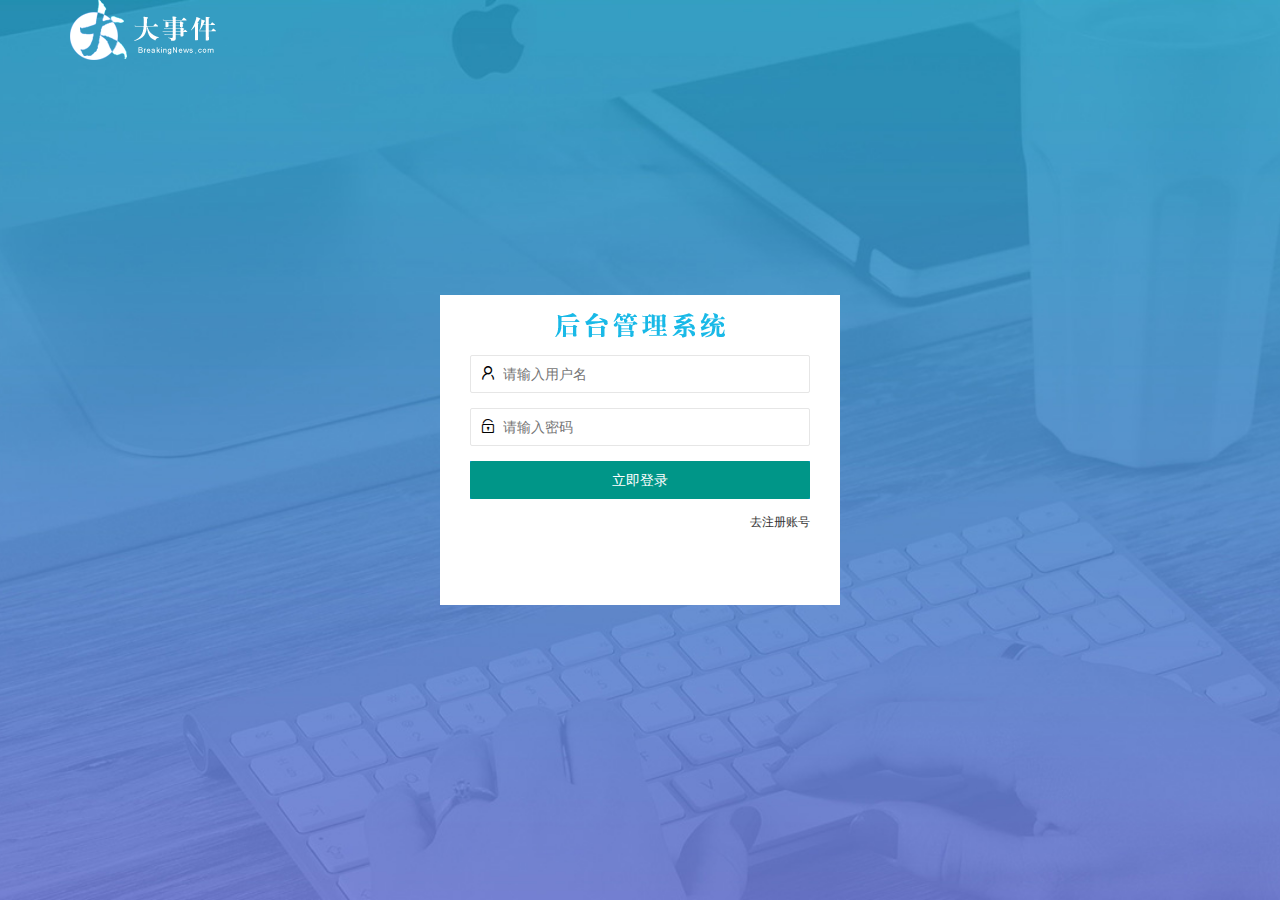
<file: login.html>
<!DOCTYPE html>
<html lang="en">

<head>
    <meta charset="UTF-8">
    <meta name="viewport" content="width=device-width, initial-scale=1.0">
    <title>登录</title>
    <!-- 导入Layui样式 -->
    <link rel="stylesheet" href="/assets/lib/layui/css/layui.css">
    <link rel="stylesheet" href="assets/css/login.css">
</head>

<body>
    <div class="layui-main">
        <img src="/assets/images/logo.png" alt="" />
    </div>

    <!-- 登录注册区域 -->
    <div class="loginAndRegBox">
        <div class="title-box"></div>
        <!-- 登录的div -->
        <div class="login-box">
            <!-- 登录的表单 -->
            <form class="layui-form" id="form_login">
                <!-- 用户名 -->
                <div class="layui-form-item">
                    <i class="layui-icon layui-icon-username"></i>
                    <input type="text" name="username" required lay-verify="required" placeholder="请输入用户名" autocomplete="off" class="layui-input">
                </div>
                <!-- 密码 -->
                <div class="layui-form-item">
                    <i class="layui-icon layui-icon-password"></i>
                    <input type="password" name="password" required lay-verify="required|pwd" placeholder="请输入密码" autocomplete="off" class="layui-input">
                </div>
                <!-- 登录按钮 -->
                <div class="layui-form-item layui-btn-normal">
                    <button class="layui-btn  layui-btn-fluid" lay-submit>立即登录</button>
                </div>
                <div class="layui-form-item links">
                    <a href="javascript:;" id="link_reg">去注册账号</a>
                </div>
            </form>
        </div>
        <!-- 注册的div -->
        <div class="reg-box">
            <form class="layui-form" id="form_reg">
                <!-- 用户名 -->
                <div class="layui-form-item">
                    <i class="layui-icon layui-icon-username"></i>
                    <input type="text" name="username" required lay-verify="required" placeholder="请输入用户名" autocomplete="off" class="layui-input">
                </div>
                <!-- 密码 -->
                <dityuv class="layui-form-item">
                    <i class="layui-icon layui-icon-password"></i>
                    <input type="password" name="password" required lay-verify="required|pwd" placeholder="请输入密码" autocomplete="off" class="layui-input">
                </dityuv>
                <!-- 确认密码框 -->
                <div class="layui-form-item">
                    <i class="layui-icon layui-icon-password"></i>
                    <input type="password" name="password" required lay-verify="required|pwd|repwd" placeholder="再次确认密码" autocomplete="off" class="layui-input">
                </div>
                <!-- 登录按钮 -->
                <div class="layui-form-item layui-btn-normal">
                    <button class="layui-btn  layui-btn-fluid" lay-submit>立即注册</button>
                </div>
                <div class="layui-form-item links">
                    <a href="javascript:;" id="link_login">去登录</a>
                </div>
            </form>

        </div>
    </div>

    <!-- 导入layui 的js -->
    <script src="/assets/lib/layui/layui.all.js"></script>
    <!-- 导入JQuery -->
    <script src="/assets/lib/jquery.js"></script>
    <!-- 导入之间封装的API -->
    <script src="/assets/js/baseAPI.js"></script>
    <!-- 导入自己的JQuery脚本 -->
    <script src="/assets/js/login.js"></script>
</body>

</html>
</file>
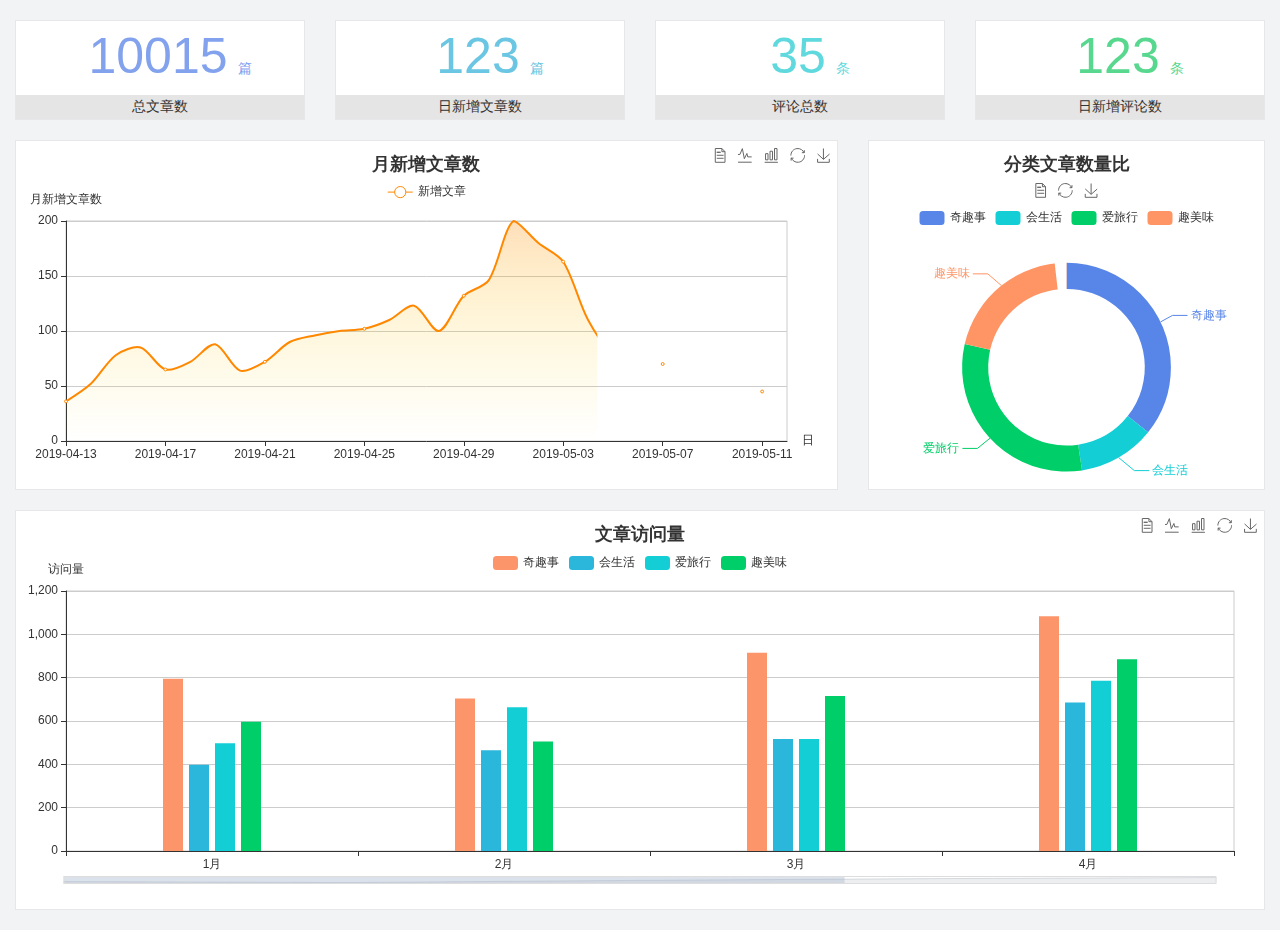
<file: home/dashboard.html>
<!DOCTYPE html>
<html lang="en">

<head>
    <meta charset="UTF-8">
    <meta name="viewport" content="width=device-width, initial-scale=1.0">
    <meta http-equiv="X-UA-Compatible" content="ie=edge">
    <title>图表统计</title>
    <link rel="stylesheet" href="/assets/lib/bootstrap.css" />
    <link rel="stylesheet" href="/assets/lib/main.css" />
    <script src="/assets/lib/jquery.js"></script>
    <script type="text/javascript" src="/assets/lib/echarts.min.js"></script>
</head>

<body>
    <div class="container-fluid">
        <div class="row spannel_list">
            <div class="col-sm-3 col-xs-6">
                <div class="spannel">
                    <em>10015</em><span>篇</span>
                    <b>总文章数</b>
                </div>
            </div>
            <div class="col-sm-3 col-xs-6">
                <div class="spannel scolor01">
                    <em>123</em><span>篇</span>
                    <b>日新增文章数</b>
                </div>
            </div>
            <div class="col-sm-3 col-xs-6">
                <div class="spannel scolor02">
                    <em>35</em><span>条</span>
                    <b>评论总数</b>
                </div>
            </div>
            <div class="col-sm-3 col-xs-6">
                <div class="spannel scolor03">
                    <em>123</em><span>条</span>
                    <b>日新增评论数</b>
                </div>
            </div>
        </div>
    </div>

    <div class="container-fluid">
        <div class="row curve-pie">
            <div class="col-lg-8 col-md-8">
                <div class="gragh_pannel" id="curve_show"></div>
            </div>
            <div class="col-lg-4 col-md-4">
                <div class="gragh_pannel" id="pie_show"></div>
            </div>
        </div>
    </div>

    <div class="container-fluid">
        <div class="column_pannel" id="column_show"></div>
    </div>

    <script>
        var oChart = echarts.init(document.getElementById('curve_show'));
        var aList_all = [{
            'count': 36,
            'date': '2019-04-13'
        }, {
            'count': 52,
            'date': '2019-04-14'
        }, {
            'count': 78,
            'date': '2019-04-15'
        }, {
            'count': 85,
            'date': '2019-04-16'
        }, {
            'count': 65,
            'date': '2019-04-17'
        }, {
            'count': 72,
            'date': '2019-04-18'
        }, {
            'count': 88,
            'date': '2019-04-19'
        }, {
            'count': 64,
            'date': '2019-04-20'
        }, {
            'count': 72,
            'date': '2019-04-21'
        }, {
            'count': 90,
            'date': '2019-04-22'
        }, {
            'count': 96,
            'date': '2019-04-23'
        }, {
            'count': 100,
            'date': '2019-04-24'
        }, {
            'count': 102,
            'date': '2019-04-25'
        }, {
            'count': 110,
            'date': '2019-04-26'
        }, {
            'count': 123,
            'date': '2019-04-27'
        }, {
            'count': 100,
            'date': '2019-04-28'
        }, {
            'count': 132,
            'date': '2019-04-29'
        }, {
            'count': 146,
            'date': '2019-04-30'
        }, {
            'count': 200,
            'date': '2019-05-01'
        }, {
            'count': 180,
            'date': '2019-05-02'
        }, {
            'count': 163,
            'date': '2019-05-03'
        }, {
            'count': 110,
            'date': '2019-05-04'
        }, {
            'count': 80,
            'date': '2019-05-05'
        }, {
            'count': 82,
            'date': '2019-05-06'
        }, {
            'count': 70,
            'date': '2019-05-07'
        }, {
            'count': 65,
            'date': '2019-05-08'
        }, {
            'count': 54,
            'date': '2019-05-09'
        }, {
            'count': 40,
            'date': '2019-05-10'
        }, {
            'count': 45,
            'date': '2019-05-11'
        }, {
            'count': 38,
            'date': '2019-05-12'
        }, ];

        let aCount = [];
        let aDate = [];

        for (var i = 0; i < aList_all.length; i++) {
            aCount.push(aList_all[i].count);
            aDate.push(aList_all[i].date);
        }

        var chartopt = {
            title: {
                text: '月新增文章数',
                left: 'center',
                top: '10'
            },
            tooltip: {
                trigger: 'axis'
            },
            legend: {
                data: ['新增文章'],
                top: '40'
            },
            toolbox: {
                show: true,
                feature: {
                    mark: {
                        show: true
                    },
                    dataView: {
                        show: true,
                        readOnly: false
                    },
                    magicType: {
                        show: true,
                        type: ['line', 'bar']
                    },
                    restore: {
                        show: true
                    },
                    saveAsImage: {
                        show: true
                    }
                }
            },
            calculable: true,
            xAxis: [{
                name: '日',
                type: 'category',
                boundaryGap: false,
                data: aDate
            }],
            yAxis: [{
                name: '月新增文章数',
                type: 'value'
            }],
            series: [{
                name: '新增文章',
                type: 'line',
                smooth: true,
                itemStyle: {
                    normal: {
                        areaStyle: {
                            type: 'default'
                        },
                        color: '#f80'
                    },
                    lineStyle: {
                        color: '#f80'
                    }
                },
                data: aCount
            }],
            areaStyle: {
                normal: {
                    color: new echarts.graphic.LinearGradient(0, 0, 0, 1, [{
                        offset: 0,
                        color: 'rgba(255,136,0,0.39)'
                    }, {
                        offset: .34,
                        color: 'rgba(255,180,0,0.25)'
                    }, {
                        offset: 1,
                        color: 'rgba(255,222,0,0.00)'
                    }])

                }
            },
            grid: {
                show: true,
                x: 50,
                x2: 50,
                y: 80,
                height: 220
            }
        };

        oChart.setOption(chartopt);


        var oPie = echarts.init(document.getElementById('pie_show'));
        var oPieopt = {
            title: {
                top: 10,
                text: '分类文章数量比',
                x: 'center'
            },
            tooltip: {
                trigger: 'item',
                formatter: "{a} <br/>{b} : {c} ({d}%)"
            },
            color: ['#5885e8', '#13cfd5', '#00ce68', '#ff9565'],
            legend: {
                x: 'center',
                top: 65,
                data: ['奇趣事', '会生活', '爱旅行', '趣美味']
            },
            toolbox: {
                show: true,
                x: 'center',
                top: 35,
                feature: {
                    mark: {
                        show: true
                    },
                    dataView: {
                        show: true,
                        readOnly: false
                    },
                    magicType: {
                        show: true,
                        type: ['pie', 'funnel'],
                        option: {
                            funnel: {
                                x: '25%',
                                width: '50%',
                                funnelAlign: 'left',
                                max: 1548
                            }
                        }
                    },
                    restore: {
                        show: true
                    },
                    saveAsImage: {
                        show: true
                    }
                }
            },
            calculable: true,
            series: [{
                name: '访问来源',
                type: 'pie',
                radius: ['45%', '60%'],
                center: ['50%', '65%'],
                data: [{
                    value: 300,
                    name: '奇趣事'
                }, {
                    value: 100,
                    name: '会生活'
                }, {
                    value: 260,
                    name: '爱旅行'
                }, {
                    value: 180,
                    name: '趣美味'
                }]
            }]
        };
        oPie.setOption(oPieopt);



        var oColumn = this.echarts.init(document.getElementById('column_show'));
        var oColumnopt = {
            title: {
                text: '文章访问量',
                left: 'center',
                top: '10'
            },
            tooltip: {
                trigger: 'axis'
            },
            legend: {
                data: ['奇趣事', '会生活', '爱旅行', '趣美味'],
                top: '40'
            },
            toolbox: {
                show: true,
                feature: {
                    mark: {
                        show: true
                    },
                    dataView: {
                        show: true,
                        readOnly: false
                    },
                    magicType: {
                        show: true,
                        type: ['line', 'bar']
                    },
                    restore: {
                        show: true
                    },
                    saveAsImage: {
                        show: true
                    }
                }
            },
            calculable: true,
            xAxis: [{
                type: 'category',
                data: ['1月', '2月', '3月', '4月', '5月']
            }],
            yAxis: [{
                name: '访问量',
                type: 'value'
            }],
            series: [{
                name: '奇趣事',
                type: 'bar',
                barWidth: 20,
                itemStyle: {
                    normal: {
                        areaStyle: {
                            type: 'default'
                        },
                        color: '#fd956a'
                    }
                },
                data: [800, 708, 920, 1090, 1200]
            }, {
                name: '会生活',
                type: 'bar',
                barWidth: 20,
                itemStyle: {
                    normal: {
                        areaStyle: {
                            type: 'default'
                        },
                        color: '#2bb6db'
                    }
                },
                data: [400, 468, 520, 690, 800]
            }, {
                name: '爱旅行',
                type: 'bar',
                barWidth: 20,
                itemStyle: {
                    normal: {
                        areaStyle: {
                            type: 'default'
                        },
                        color: '#13cfd5'
                    }
                },
                data: [500, 668, 520, 790, 900]
            }, {
                name: '趣美味',
                type: 'bar',
                barWidth: 20,
                itemStyle: {
                    normal: {
                        areaStyle: {
                            type: 'default'
                        },
                        color: '#00ce68'
                    }
                },
                data: [600, 508, 720, 890, 1000]
            }],
            grid: {
                show: true,
                x: 50,
                x2: 30,
                y: 80,
                height: 260
            },
            dataZoom: [ //给x轴设置滚动条
                {
                    start: 0, //默认为0
                    end: 100 - 1000 / 31, //默认为100
                    type: 'slider',
                    show: true,
                    xAxisIndex: [0],
                    handleSize: 0, //滑动条的 左右2个滑动条的大小
                    height: 8, //组件高度
                    left: 45, //左边的距离
                    right: 50, //右边的距离
                    bottom: 26, //右边的距离
                    handleColor: '#ddd', //h滑动图标的颜色
                    handleStyle: {
                        borderColor: "#cacaca",
                        borderWidth: "1",
                        shadowBlur: 2,
                        background: "#ddd",
                        shadowColor: "#ddd",
                    }
                }
            ]
        };
        oColumn.setOption(oColumnopt);
    </script>
</body>

</html>
</file>
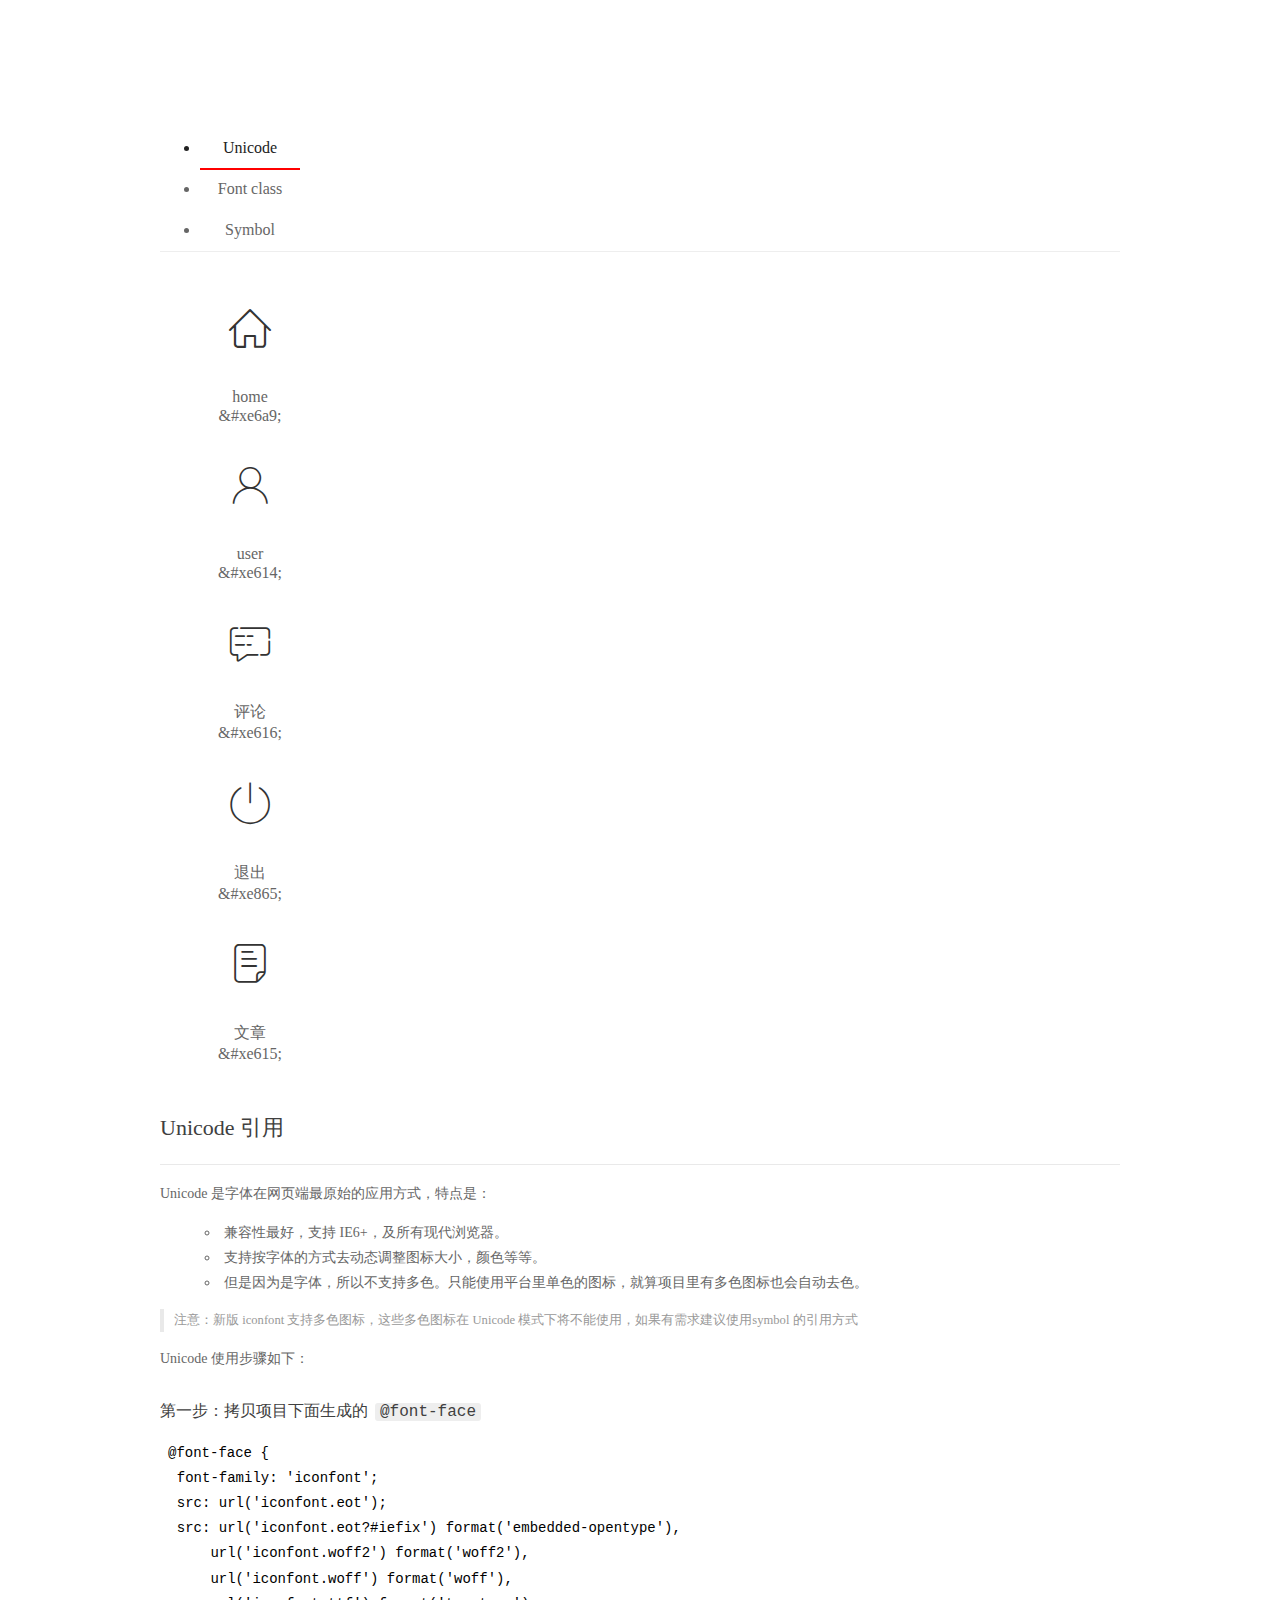
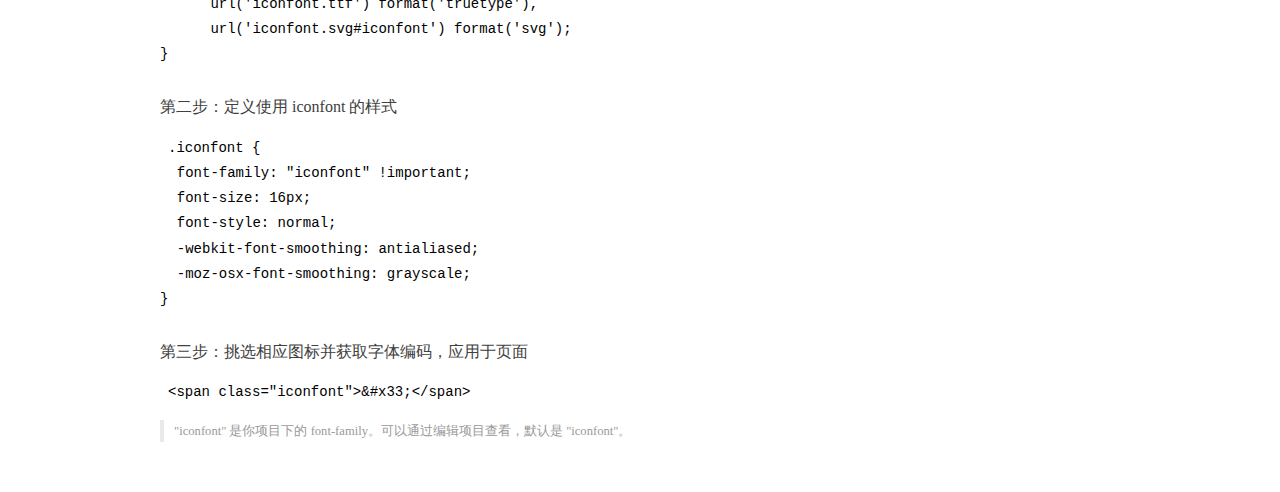
<file: assets/fonts/demo_index.html>
<!DOCTYPE html>
<html>
<head>
  <meta charset="utf-8"/>
  <title>IconFont Demo</title>
  <link rel="shortcut icon" href="https://gtms04.alicdn.com/tps/i4/TB1_oz6GVXXXXaFXpXXJDFnIXXX-64-64.ico" type="image/x-icon"/>
  <link rel="stylesheet" href="https://g.alicdn.com/thx/cube/1.3.2/cube.min.css">
  <link rel="stylesheet" href="demo.css">
  <link rel="stylesheet" href="iconfont.css">
  <script src="iconfont.js"></script>
  <!-- jQuery -->
  <script src="https://a1.alicdn.com/oss/uploads/2018/12/26/7bfddb60-08e8-11e9-9b04-53e73bb6408b.js"></script>
  <!-- 代码高亮 -->
  <script src="https://a1.alicdn.com/oss/uploads/2018/12/26/a3f714d0-08e6-11e9-8a15-ebf944d7534c.js"></script>
</head>
<body>
  <div class="main">
    <h1 class="logo"><a href="https://www.iconfont.cn/" title="iconfont 首页" target="_blank">&#xe86b;</a></h1>
    <div class="nav-tabs">
      <ul id="tabs" class="dib-box">
        <li class="dib active"><span>Unicode</span></li>
        <li class="dib"><span>Font class</span></li>
        <li class="dib"><span>Symbol</span></li>
      </ul>
      
    </div>
    <div class="tab-container">
      <div class="content unicode" style="display: block;">
          <ul class="icon_lists dib-box">
          
            <li class="dib">
              <span class="icon iconfont">&#xe6a9;</span>
                <div class="name">home</div>
                <div class="code-name">&amp;#xe6a9;</div>
              </li>
          
            <li class="dib">
              <span class="icon iconfont">&#xe614;</span>
                <div class="name">user</div>
                <div class="code-name">&amp;#xe614;</div>
              </li>
          
            <li class="dib">
              <span class="icon iconfont">&#xe616;</span>
                <div class="name">评论</div>
                <div class="code-name">&amp;#xe616;</div>
              </li>
          
            <li class="dib">
              <span class="icon iconfont">&#xe865;</span>
                <div class="name">退出</div>
                <div class="code-name">&amp;#xe865;</div>
              </li>
          
            <li class="dib">
              <span class="icon iconfont">&#xe615;</span>
                <div class="name">文章</div>
                <div class="code-name">&amp;#xe615;</div>
              </li>
          
          </ul>
          <div class="article markdown">
          <h2 id="unicode-">Unicode 引用</h2>
          <hr>

          <p>Unicode 是字体在网页端最原始的应用方式，特点是：</p>
          <ul>
            <li>兼容性最好，支持 IE6+，及所有现代浏览器。</li>
            <li>支持按字体的方式去动态调整图标大小，颜色等等。</li>
            <li>但是因为是字体，所以不支持多色。只能使用平台里单色的图标，就算项目里有多色图标也会自动去色。</li>
          </ul>
          <blockquote>
            <p>注意：新版 iconfont 支持多色图标，这些多色图标在 Unicode 模式下将不能使用，如果有需求建议使用symbol 的引用方式</p>
          </blockquote>
          <p>Unicode 使用步骤如下：</p>
          <h3 id="-font-face">第一步：拷贝项目下面生成的 <code>@font-face</code></h3>
<pre><code class="language-css"
>@font-face {
  font-family: 'iconfont';
  src: url('iconfont.eot');
  src: url('iconfont.eot?#iefix') format('embedded-opentype'),
      url('iconfont.woff2') format('woff2'),
      url('iconfont.woff') format('woff'),
      url('iconfont.ttf') format('truetype'),
      url('iconfont.svg#iconfont') format('svg');
}
</code></pre>
          <h3 id="-iconfont-">第二步：定义使用 iconfont 的样式</h3>
<pre><code class="language-css"
>.iconfont {
  font-family: "iconfont" !important;
  font-size: 16px;
  font-style: normal;
  -webkit-font-smoothing: antialiased;
  -moz-osx-font-smoothing: grayscale;
}
</code></pre>
          <h3 id="-">第三步：挑选相应图标并获取字体编码，应用于页面</h3>
<pre>
<code class="language-html"
>&lt;span class="iconfont"&gt;&amp;#x33;&lt;/span&gt;
</code></pre>
          <blockquote>
            <p>"iconfont" 是你项目下的 font-family。可以通过编辑项目查看，默认是 "iconfont"。</p>
          </blockquote>
          </div>
      </div>
      <div class="content font-class">
        <ul class="icon_lists dib-box">
          
          <li class="dib">
            <span class="icon iconfont icon-home"></span>
            <div class="name">
              home
            </div>
            <div class="code-name">.icon-home
            </div>
          </li>
          
          <li class="dib">
            <span class="icon iconfont icon-user"></span>
            <div class="name">
              user
            </div>
            <div class="code-name">.icon-user
            </div>
          </li>
          
          <li class="dib">
            <span class="icon iconfont icon-pinglun"></span>
            <div class="name">
              评论
            </div>
            <div class="code-name">.icon-pinglun
            </div>
          </li>
          
          <li class="dib">
            <span class="icon iconfont icon-tuichu"></span>
            <div class="name">
              退出
            </div>
            <div class="code-name">.icon-tuichu
            </div>
          </li>
          
          <li class="dib">
            <span class="icon iconfont icon-16"></span>
            <div class="name">
              文章
            </div>
            <div class="code-name">.icon-16
            </div>
          </li>
          
        </ul>
        <div class="article markdown">
        <h2 id="font-class-">font-class 引用</h2>
        <hr>

        <p>font-class 是 Unicode 使用方式的一种变种，主要是解决 Unicode 书写不直观，语意不明确的问题。</p>
        <p>与 Unicode 使用方式相比，具有如下特点：</p>
        <ul>
          <li>兼容性良好，支持 IE8+，及所有现代浏览器。</li>
          <li>相比于 Unicode 语意明确，书写更直观。可以很容易分辨这个 icon 是什么。</li>
          <li>因为使用 class 来定义图标，所以当要替换图标时，只需要修改 class 里面的 Unicode 引用。</li>
          <li>不过因为本质上还是使用的字体，所以多色图标还是不支持的。</li>
        </ul>
        <p>使用步骤如下：</p>
        <h3 id="-fontclass-">第一步：引入项目下面生成的 fontclass 代码：</h3>
<pre><code class="language-html">&lt;link rel="stylesheet" href="./iconfont.css"&gt;
</code></pre>
        <h3 id="-">第二步：挑选相应图标并获取类名，应用于页面：</h3>
<pre><code class="language-html">&lt;span class="iconfont icon-xxx"&gt;&lt;/span&gt;
</code></pre>
        <blockquote>
          <p>"
            iconfont" 是你项目下的 font-family。可以通过编辑项目查看，默认是 "iconfont"。</p>
        </blockquote>
      </div>
      </div>
      <div class="content symbol">
          <ul class="icon_lists dib-box">
          
            <li class="dib">
                <svg class="icon svg-icon" aria-hidden="true">
                  <use xlink:href="#icon-home"></use>
                </svg>
                <div class="name">home</div>
                <div class="code-name">#icon-home</div>
            </li>
          
            <li class="dib">
                <svg class="icon svg-icon" aria-hidden="true">
                  <use xlink:href="#icon-user"></use>
                </svg>
                <div class="name">user</div>
                <div class="code-name">#icon-user</div>
            </li>
          
            <li class="dib">
                <svg class="icon svg-icon" aria-hidden="true">
                  <use xlink:href="#icon-pinglun"></use>
                </svg>
                <div class="name">评论</div>
                <div class="code-name">#icon-pinglun</div>
            </li>
          
            <li class="dib">
                <svg class="icon svg-icon" aria-hidden="true">
                  <use xlink:href="#icon-tuichu"></use>
                </svg>
                <div class="name">退出</div>
                <div class="code-name">#icon-tuichu</div>
            </li>
          
            <li class="dib">
                <svg class="icon svg-icon" aria-hidden="true">
                  <use xlink:href="#icon-16"></use>
                </svg>
                <div class="name">文章</div>
                <div class="code-name">#icon-16</div>
            </li>
          
          </ul>
          <div class="article markdown">
          <h2 id="symbol-">Symbol 引用</h2>
          <hr>

          <p>这是一种全新的使用方式，应该说这才是未来的主流，也是平台目前推荐的用法。相关介绍可以参考这篇<a href="">文章</a>
            这种用法其实是做了一个 SVG 的集合，与另外两种相比具有如下特点：</p>
          <ul>
            <li>支持多色图标了，不再受单色限制。</li>
            <li>通过一些技巧，支持像字体那样，通过 <code>font-size</code>, <code>color</code> 来调整样式。</li>
            <li>兼容性较差，支持 IE9+，及现代浏览器。</li>
            <li>浏览器渲染 SVG 的性能一般，还不如 png。</li>
          </ul>
          <p>使用步骤如下：</p>
          <h3 id="-symbol-">第一步：引入项目下面生成的 symbol 代码：</h3>
<pre><code class="language-html">&lt;script src="./iconfont.js"&gt;&lt;/script&gt;
</code></pre>
          <h3 id="-css-">第二步：加入通用 CSS 代码（引入一次就行）：</h3>
<pre><code class="language-html">&lt;style&gt;
.icon {
  width: 1em;
  height: 1em;
  vertical-align: -0.15em;
  fill: currentColor;
  overflow: hidden;
}
&lt;/style&gt;
</code></pre>
          <h3 id="-">第三步：挑选相应图标并获取类名，应用于页面：</h3>
<pre><code class="language-html">&lt;svg class="icon" aria-hidden="true"&gt;
  &lt;use xlink:href="#icon-xxx"&gt;&lt;/use&gt;
&lt;/svg&gt;
</code></pre>
          </div>
      </div>

    </div>
  </div>
  <script>
  $(document).ready(function () {
      $('.tab-container .content:first').show()

      $('#tabs li').click(function (e) {
        var tabContent = $('.tab-container .content')
        var index = $(this).index()

        if ($(this).hasClass('active')) {
          return
        } else {
          $('#tabs li').removeClass('active')
          $(this).addClass('active')

          tabContent.hide().eq(index).fadeIn()
        }
      })
    })
  </script>
</body>
</html>
</file>
<file: assets/lib/layui/css/layui.css>
/** layui-v2.5.5 MIT License By https://www.layui.com */
 .layui-inline,img{display:inline-block;vertical-align:middle}h1,h2,h3,h4,h5,h6{font-weight:400}.layui-edge,.layui-header,.layui-inline,.layui-main{position:relative}.layui-body,.layui-edge,.layui-elip{overflow:hidden}.layui-btn,.layui-edge,.layui-inline,img{vertical-align:middle}.layui-btn,.layui-disabled,.layui-icon,.layui-unselect{-moz-user-select:none;-webkit-user-select:none;-ms-user-select:none}.layui-elip,.layui-form-checkbox span,.layui-form-pane .layui-form-label{text-overflow:ellipsis;white-space:nowrap}.layui-breadcrumb,.layui-tree-btnGroup{visibility:hidden}blockquote,body,button,dd,div,dl,dt,form,h1,h2,h3,h4,h5,h6,input,li,ol,p,pre,td,textarea,th,ul{margin:0;padding:0;-webkit-tap-highlight-color:rgba(0,0,0,0)}a:active,a:hover{outline:0}img{border:none}li{list-style:none}table{border-collapse:collapse;border-spacing:0}h4,h5,h6{font-size:100%}button,input,optgroup,option,select,textarea{font-family:inherit;font-size:inherit;font-style:inherit;font-weight:inherit;outline:0}pre{white-space:pre-wrap;white-space:-moz-pre-wrap;white-space:-pre-wrap;white-space:-o-pre-wrap;word-wrap:break-word}body{line-height:24px;font:14px Helvetica Neue,Helvetica,PingFang SC,Tahoma,Arial,sans-serif}hr{height:1px;margin:10px 0;border:0;clear:both}a{color:#333;text-decoration:none}a:hover{color:#777}a cite{font-style:normal;*cursor:pointer}.layui-border-box,.layui-border-box *{box-sizing:border-box}.layui-box,.layui-box *{box-sizing:content-box}.layui-clear{clear:both;*zoom:1}.layui-clear:after{content:'\20';clear:both;*zoom:1;display:block;height:0}.layui-inline{*display:inline;*zoom:1}.layui-edge{display:inline-block;width:0;height:0;border-width:6px;border-style:dashed;border-color:transparent}.layui-edge-top{top:-4px;border-bottom-color:#999;border-bottom-style:solid}.layui-edge-right{border-left-color:#999;border-left-style:solid}.layui-edge-bottom{top:2px;border-top-color:#999;border-top-style:solid}.layui-edge-left{border-right-color:#999;border-right-style:solid}.layui-disabled,.layui-disabled:hover{color:#d2d2d2!important;cursor:not-allowed!important}.layui-circle{border-radius:100%}.layui-show{display:block!important}.layui-hide{display:none!important}@font-face{font-family:layui-icon;src:url(../font/iconfont.eot?v=250);src:url(../font/iconfont.eot?v=250#iefix) format('embedded-opentype'),url(../font/iconfont.woff2?v=250) format('woff2'),url(../font/iconfont.woff?v=250) format('woff'),url(../font/iconfont.ttf?v=250) format('truetype'),url(../font/iconfont.svg?v=250#layui-icon) format('svg')}.layui-icon{font-family:layui-icon!important;font-size:16px;font-style:normal;-webkit-font-smoothing:antialiased;-moz-osx-font-smoothing:grayscale}.layui-icon-reply-fill:before{content:"\e611"}.layui-icon-set-fill:before{content:"\e614"}.layui-icon-menu-fill:before{content:"\e60f"}.layui-icon-search:before{content:"\e615"}.layui-icon-share:before{content:"\e641"}.layui-icon-set-sm:before{content:"\e620"}.layui-icon-engine:before{content:"\e628"}.layui-icon-close:before{content:"\1006"}.layui-icon-close-fill:before{content:"\1007"}.layui-icon-chart-screen:before{content:"\e629"}.layui-icon-star:before{content:"\e600"}.layui-icon-circle-dot:before{content:"\e617"}.layui-icon-chat:before{content:"\e606"}.layui-icon-release:before{content:"\e609"}.layui-icon-list:before{content:"\e60a"}.layui-icon-chart:before{content:"\e62c"}.layui-icon-ok-circle:before{content:"\1005"}.layui-icon-layim-theme:before{content:"\e61b"}.layui-icon-table:before{content:"\e62d"}.layui-icon-right:before{content:"\e602"}.layui-icon-left:before{content:"\e603"}.layui-icon-cart-simple:before{content:"\e698"}.layui-icon-face-cry:before{content:"\e69c"}.layui-icon-face-smile:before{content:"\e6af"}.layui-icon-survey:before{content:"\e6b2"}.layui-icon-tree:before{content:"\e62e"}.layui-icon-upload-circle:before{content:"\e62f"}.layui-icon-add-circle:before{content:"\e61f"}.layui-icon-download-circle:before{content:"\e601"}.layui-icon-templeate-1:before{content:"\e630"}.layui-icon-util:before{content:"\e631"}.layui-icon-face-surprised:before{content:"\e664"}.layui-icon-edit:before{content:"\e642"}.layui-icon-speaker:before{content:"\e645"}.layui-icon-down:before{content:"\e61a"}.layui-icon-file:before{content:"\e621"}.layui-icon-layouts:before{content:"\e632"}.layui-icon-rate-half:before{content:"\e6c9"}.layui-icon-add-circle-fine:before{content:"\e608"}.layui-icon-prev-circle:before{content:"\e633"}.layui-icon-read:before{content:"\e705"}.layui-icon-404:before{content:"\e61c"}.layui-icon-carousel:before{content:"\e634"}.layui-icon-help:before{content:"\e607"}.layui-icon-code-circle:before{content:"\e635"}.layui-icon-water:before{content:"\e636"}.layui-icon-username:before{content:"\e66f"}.layui-icon-find-fill:before{content:"\e670"}.layui-icon-about:before{content:"\e60b"}.layui-icon-location:before{content:"\e715"}.layui-icon-up:before{content:"\e619"}.layui-icon-pause:before{content:"\e651"}.layui-icon-date:before{content:"\e637"}.layui-icon-layim-uploadfile:before{content:"\e61d"}.layui-icon-delete:before{content:"\e640"}.layui-icon-play:before{content:"\e652"}.layui-icon-top:before{content:"\e604"}.layui-icon-friends:before{content:"\e612"}.layui-icon-refresh-3:before{content:"\e9aa"}.layui-icon-ok:before{content:"\e605"}.layui-icon-layer:before{content:"\e638"}.layui-icon-face-smile-fine:before{content:"\e60c"}.layui-icon-dollar:before{content:"\e659"}.layui-icon-group:before{content:"\e613"}.layui-icon-layim-download:before{content:"\e61e"}.layui-icon-picture-fine:before{content:"\e60d"}.layui-icon-link:before{content:"\e64c"}.layui-icon-diamond:before{content:"\e735"}.layui-icon-log:before{content:"\e60e"}.layui-icon-rate-solid:before{content:"\e67a"}.layui-icon-fonts-del:before{content:"\e64f"}.layui-icon-unlink:before{content:"\e64d"}.layui-icon-fonts-clear:before{content:"\e639"}.layui-icon-triangle-r:before{content:"\e623"}.layui-icon-circle:before{content:"\e63f"}.layui-icon-radio:before{content:"\e643"}.layui-icon-align-center:before{content:"\e647"}.layui-icon-align-right:before{content:"\e648"}.layui-icon-align-left:before{content:"\e649"}.layui-icon-loading-1:before{content:"\e63e"}.layui-icon-return:before{content:"\e65c"}.layui-icon-fonts-strong:before{content:"\e62b"}.layui-icon-upload:before{content:"\e67c"}.layui-icon-dialogue:before{content:"\e63a"}.layui-icon-video:before{content:"\e6ed"}.layui-icon-headset:before{content:"\e6fc"}.layui-icon-cellphone-fine:before{content:"\e63b"}.layui-icon-add-1:before{content:"\e654"}.layui-icon-face-smile-b:before{content:"\e650"}.layui-icon-fonts-html:before{content:"\e64b"}.layui-icon-form:before{content:"\e63c"}.layui-icon-cart:before{content:"\e657"}.layui-icon-camera-fill:before{content:"\e65d"}.layui-icon-tabs:before{content:"\e62a"}.layui-icon-fonts-code:before{content:"\e64e"}.layui-icon-fire:before{content:"\e756"}.layui-icon-set:before{content:"\e716"}.layui-icon-fonts-u:before{content:"\e646"}.layui-icon-triangle-d:before{content:"\e625"}.layui-icon-tips:before{content:"\e702"}.layui-icon-picture:before{content:"\e64a"}.layui-icon-more-vertical:before{content:"\e671"}.layui-icon-flag:before{content:"\e66c"}.layui-icon-loading:before{content:"\e63d"}.layui-icon-fonts-i:before{content:"\e644"}.layui-icon-refresh-1:before{content:"\e666"}.layui-icon-rmb:before{content:"\e65e"}.layui-icon-home:before{content:"\e68e"}.layui-icon-user:before{content:"\e770"}.layui-icon-notice:before{content:"\e667"}.layui-icon-login-weibo:before{content:"\e675"}.layui-icon-voice:before{content:"\e688"}.layui-icon-upload-drag:before{content:"\e681"}.layui-icon-login-qq:before{content:"\e676"}.layui-icon-snowflake:before{content:"\e6b1"}.layui-icon-file-b:before{content:"\e655"}.layui-icon-template:before{content:"\e663"}.layui-icon-auz:before{content:"\e672"}.layui-icon-console:before{content:"\e665"}.layui-icon-app:before{content:"\e653"}.layui-icon-prev:before{content:"\e65a"}.layui-icon-website:before{content:"\e7ae"}.layui-icon-next:before{content:"\e65b"}.layui-icon-component:before{content:"\e857"}.layui-icon-more:before{content:"\e65f"}.layui-icon-login-wechat:before{content:"\e677"}.layui-icon-shrink-right:before{content:"\e668"}.layui-icon-spread-left:before{content:"\e66b"}.layui-icon-camera:before{content:"\e660"}.layui-icon-note:before{content:"\e66e"}.layui-icon-refresh:before{content:"\e669"}.layui-icon-female:before{content:"\e661"}.layui-icon-male:before{content:"\e662"}.layui-icon-password:before{content:"\e673"}.layui-icon-senior:before{content:"\e674"}.layui-icon-theme:before{content:"\e66a"}.layui-icon-tread:before{content:"\e6c5"}.layui-icon-praise:before{content:"\e6c6"}.layui-icon-star-fill:before{content:"\e658"}.layui-icon-rate:before{content:"\e67b"}.layui-icon-template-1:before{content:"\e656"}.layui-icon-vercode:before{content:"\e679"}.layui-icon-cellphone:before{content:"\e678"}.layui-icon-screen-full:before{content:"\e622"}.layui-icon-screen-restore:before{content:"\e758"}.layui-icon-cols:before{content:"\e610"}.layui-icon-export:before{content:"\e67d"}.layui-icon-print:before{content:"\e66d"}.layui-icon-slider:before{content:"\e714"}.layui-icon-addition:before{content:"\e624"}.layui-icon-subtraction:before{content:"\e67e"}.layui-icon-service:before{content:"\e626"}.layui-icon-transfer:before{content:"\e691"}.layui-main{width:1140px;margin:0 auto}.layui-header{z-index:1000;height:60px}.layui-header a:hover{transition:all .5s;-webkit-transition:all .5s}.layui-side{position:fixed;left:0;top:0;bottom:0;z-index:999;width:200px;overflow-x:hidden}.layui-side-scroll{position:relative;width:220px;height:100%;overflow-x:hidden}.layui-body{position:absolute;left:200px;right:0;top:0;bottom:0;z-index:998;width:auto;overflow-y:auto;box-sizing:border-box}.layui-layout-body{overflow:hidden}.layui-layout-admin .layui-header{background-color:#23262E}.layui-layout-admin .layui-side{top:60px;width:200px;overflow-x:hidden}.layui-layout-admin .layui-body{position:fixed;top:60px;bottom:44px}.layui-layout-admin .layui-main{width:auto;margin:0 15px}.layui-layout-admin .layui-footer{position:fixed;left:200px;right:0;bottom:0;height:44px;line-height:44px;padding:0 15px;background-color:#eee}.layui-layout-admin .layui-logo{position:absolute;left:0;top:0;width:200px;height:100%;line-height:60px;text-align:center;color:#009688;font-size:16px}.layui-layout-admin .layui-header .layui-nav{background:0 0}.layui-layout-left{position:absolute!important;left:200px;top:0}.layui-layout-right{position:absolute!important;right:0;top:0}.layui-container{position:relative;margin:0 auto;padding:0 15px;box-sizing:border-box}.layui-fluid{position:relative;margin:0 auto;padding:0 15px}.layui-row:after,.layui-row:before{content:'';display:block;clear:both}.layui-col-lg1,.layui-col-lg10,.layui-col-lg11,.layui-col-lg12,.layui-col-lg2,.layui-col-lg3,.layui-col-lg4,.layui-col-lg5,.layui-col-lg6,.layui-col-lg7,.layui-col-lg8,.layui-col-lg9,.layui-col-md1,.layui-col-md10,.layui-col-md11,.layui-col-md12,.layui-col-md2,.layui-col-md3,.layui-col-md4,.layui-col-md5,.layui-col-md6,.layui-col-md7,.layui-col-md8,.layui-col-md9,.layui-col-sm1,.layui-col-sm10,.layui-col-sm11,.layui-col-sm12,.layui-col-sm2,.layui-col-sm3,.layui-col-sm4,.layui-col-sm5,.layui-col-sm6,.layui-col-sm7,.layui-col-sm8,.layui-col-sm9,.layui-col-xs1,.layui-col-xs10,.layui-col-xs11,.layui-col-xs12,.layui-col-xs2,.layui-col-xs3,.layui-col-xs4,.layui-col-xs5,.layui-col-xs6,.layui-col-xs7,.layui-col-xs8,.layui-col-xs9{position:relative;display:block;box-sizing:border-box}.layui-col-xs1,.layui-col-xs10,.layui-col-xs11,.layui-col-xs12,.layui-col-xs2,.layui-col-xs3,.layui-col-xs4,.layui-col-xs5,.layui-col-xs6,.layui-col-xs7,.layui-col-xs8,.layui-col-xs9{float:left}.layui-col-xs1{width:8.33333333%}.layui-col-xs2{width:16.66666667%}.layui-col-xs3{width:25%}.layui-col-xs4{width:33.33333333%}.layui-col-xs5{width:41.66666667%}.layui-col-xs6{width:50%}.layui-col-xs7{width:58.33333333%}.layui-col-xs8{width:66.66666667%}.layui-col-xs9{width:75%}.layui-col-xs10{width:83.33333333%}.layui-col-xs11{width:91.66666667%}.layui-col-xs12{width:100%}.layui-col-xs-offset1{margin-left:8.33333333%}.layui-col-xs-offset2{margin-left:16.66666667%}.layui-col-xs-offset3{margin-left:25%}.layui-col-xs-offset4{margin-left:33.33333333%}.layui-col-xs-offset5{margin-left:41.66666667%}.layui-col-xs-offset6{margin-left:50%}.layui-col-xs-offset7{margin-left:58.33333333%}.layui-col-xs-offset8{margin-left:66.66666667%}.layui-col-xs-offset9{margin-left:75%}.layui-col-xs-offset10{margin-left:83.33333333%}.layui-col-xs-offset11{margin-left:91.66666667%}.layui-col-xs-offset12{margin-left:100%}@media screen and (max-width:768px){.layui-hide-xs{display:none!important}.layui-show-xs-block{display:block!important}.layui-show-xs-inline{display:inline!important}.layui-show-xs-inline-block{display:inline-block!important}}@media screen and (min-width:768px){.layui-container{width:750px}.layui-hide-sm{display:none!important}.layui-show-sm-block{display:block!important}.layui-show-sm-inline{display:inline!important}.layui-show-sm-inline-block{display:inline-block!important}.layui-col-sm1,.layui-col-sm10,.layui-col-sm11,.layui-col-sm12,.layui-col-sm2,.layui-col-sm3,.layui-col-sm4,.layui-col-sm5,.layui-col-sm6,.layui-col-sm7,.layui-col-sm8,.layui-col-sm9{float:left}.layui-col-sm1{width:8.33333333%}.layui-col-sm2{width:16.66666667%}.layui-col-sm3{width:25%}.layui-col-sm4{width:33.33333333%}.layui-col-sm5{width:41.66666667%}.layui-col-sm6{width:50%}.layui-col-sm7{width:58.33333333%}.layui-col-sm8{width:66.66666667%}.layui-col-sm9{width:75%}.layui-col-sm10{width:83.33333333%}.layui-col-sm11{width:91.66666667%}.layui-col-sm12{width:100%}.layui-col-sm-offset1{margin-left:8.33333333%}.layui-col-sm-offset2{margin-left:16.66666667%}.layui-col-sm-offset3{margin-left:25%}.layui-col-sm-offset4{margin-left:33.33333333%}.layui-col-sm-offset5{margin-left:41.66666667%}.layui-col-sm-offset6{margin-left:50%}.layui-col-sm-offset7{margin-left:58.33333333%}.layui-col-sm-offset8{margin-left:66.66666667%}.layui-col-sm-offset9{margin-left:75%}.layui-col-sm-offset10{margin-left:83.33333333%}.layui-col-sm-offset11{margin-left:91.66666667%}.layui-col-sm-offset12{margin-left:100%}}@media screen and (min-width:992px){.layui-container{width:970px}.layui-hide-md{display:none!important}.layui-show-md-block{display:block!important}.layui-show-md-inline{display:inline!important}.layui-show-md-inline-block{display:inline-block!important}.layui-col-md1,.layui-col-md10,.layui-col-md11,.layui-col-md12,.layui-col-md2,.layui-col-md3,.layui-col-md4,.layui-col-md5,.layui-col-md6,.layui-col-md7,.layui-col-md8,.layui-col-md9{float:left}.layui-col-md1{width:8.33333333%}.layui-col-md2{width:16.66666667%}.layui-col-md3{width:25%}.layui-col-md4{width:33.33333333%}.layui-col-md5{width:41.66666667%}.layui-col-md6{width:50%}.layui-col-md7{width:58.33333333%}.layui-col-md8{width:66.66666667%}.layui-col-md9{width:75%}.layui-col-md10{width:83.33333333%}.layui-col-md11{width:91.66666667%}.layui-col-md12{width:100%}.layui-col-md-offset1{margin-left:8.33333333%}.layui-col-md-offset2{margin-left:16.66666667%}.layui-col-md-offset3{margin-left:25%}.layui-col-md-offset4{margin-left:33.33333333%}.layui-col-md-offset5{margin-left:41.66666667%}.layui-col-md-offset6{margin-left:50%}.layui-col-md-offset7{margin-left:58.33333333%}.layui-col-md-offset8{margin-left:66.66666667%}.layui-col-md-offset9{margin-left:75%}.layui-col-md-offset10{margin-left:83.33333333%}.layui-col-md-offset11{margin-left:91.66666667%}.layui-col-md-offset12{margin-left:100%}}@media screen and (min-width:1200px){.layui-container{width:1170px}.layui-hide-lg{display:none!important}.layui-show-lg-block{display:block!important}.layui-show-lg-inline{display:inline!important}.layui-show-lg-inline-block{display:inline-block!important}.layui-col-lg1,.layui-col-lg10,.layui-col-lg11,.layui-col-lg12,.layui-col-lg2,.layui-col-lg3,.layui-col-lg4,.layui-col-lg5,.layui-col-lg6,.layui-col-lg7,.layui-col-lg8,.layui-col-lg9{float:left}.layui-col-lg1{width:8.33333333%}.layui-col-lg2{width:16.66666667%}.layui-col-lg3{width:25%}.layui-col-lg4{width:33.33333333%}.layui-col-lg5{width:41.66666667%}.layui-col-lg6{width:50%}.layui-col-lg7{width:58.33333333%}.layui-col-lg8{width:66.66666667%}.layui-col-lg9{width:75%}.layui-col-lg10{width:83.33333333%}.layui-col-lg11{width:91.66666667%}.layui-col-lg12{width:100%}.layui-col-lg-offset1{margin-left:8.33333333%}.layui-col-lg-offset2{margin-left:16.66666667%}.layui-col-lg-offset3{margin-left:25%}.layui-col-lg-offset4{margin-left:33.33333333%}.layui-col-lg-offset5{margin-left:41.66666667%}.layui-col-lg-offset6{margin-left:50%}.layui-col-lg-offset7{margin-left:58.33333333%}.layui-col-lg-offset8{margin-left:66.66666667%}.layui-col-lg-offset9{margin-left:75%}.layui-col-lg-offset10{margin-left:83.33333333%}.layui-col-lg-offset11{margin-left:91.66666667%}.layui-col-lg-offset12{margin-left:100%}}.layui-col-space1{margin:-.5px}.layui-col-space1>*{padding:.5px}.layui-col-space3{margin:-1.5px}.layui-col-space3>*{padding:1.5px}.layui-col-space5{margin:-2.5px}.layui-col-space5>*{padding:2.5px}.layui-col-space8{margin:-3.5px}.layui-col-space8>*{padding:3.5px}.layui-col-space10{margin:-5px}.layui-col-space10>*{padding:5px}.layui-col-space12{margin:-6px}.layui-col-space12>*{padding:6px}.layui-col-space15{margin:-7.5px}.layui-col-space15>*{padding:7.5px}.layui-col-space18{margin:-9px}.layui-col-space18>*{padding:9px}.layui-col-space20{margin:-10px}.layui-col-space20>*{padding:10px}.layui-col-space22{margin:-11px}.layui-col-space22>*{padding:11px}.layui-col-space25{margin:-12.5px}.layui-col-space25>*{padding:12.5px}.layui-col-space30{margin:-15px}.layui-col-space30>*{padding:15px}.layui-btn,.layui-input,.layui-select,.layui-textarea,.layui-upload-button{outline:0;-webkit-appearance:none;transition:all .3s;-webkit-transition:all .3s;box-sizing:border-box}.layui-elem-quote{margin-bottom:10px;padding:15px;line-height:22px;border-left:5px solid #009688;border-radius:0 2px 2px 0;background-color:#f2f2f2}.layui-quote-nm{border-style:solid;border-width:1px 1px 1px 5px;background:0 0}.layui-elem-field{margin-bottom:10px;padding:0;border-width:1px;border-style:solid}.layui-elem-field legend{margin-left:20px;padding:0 10px;font-size:20px;font-weight:300}.layui-field-title{margin:10px 0 20px;border-width:1px 0 0}.layui-field-box{padding:10px 15px}.layui-field-title .layui-field-box{padding:10px 0}.layui-progress{position:relative;height:6px;border-radius:20px;background-color:#e2e2e2}.layui-progress-bar{position:absolute;left:0;top:0;width:0;max-width:100%;height:6px;border-radius:20px;text-align:right;background-color:#5FB878;transition:all .3s;-webkit-transition:all .3s}.layui-progress-big,.layui-progress-big .layui-progress-bar{height:18px;line-height:18px}.layui-progress-text{position:relative;top:-20px;line-height:18px;font-size:12px;color:#666}.layui-progress-big .layui-progress-text{position:static;padding:0 10px;color:#fff}.layui-collapse{border-width:1px;border-style:solid;border-radius:2px}.layui-colla-content,.layui-colla-item{border-top-width:1px;border-top-style:solid}.layui-colla-item:first-child{border-top:none}.layui-colla-title{position:relative;height:42px;line-height:42px;padding:0 15px 0 35px;color:#333;background-color:#f2f2f2;cursor:pointer;font-size:14px;overflow:hidden}.layui-colla-content{display:none;padding:10px 15px;line-height:22px;color:#666}.layui-colla-icon{position:absolute;left:15px;top:0;font-size:14px}.layui-card{margin-bottom:15px;border-radius:2px;background-color:#fff;box-shadow:0 1px 2px 0 rgba(0,0,0,.05)}.layui-card:last-child{margin-bottom:0}.layui-card-header{position:relative;height:42px;line-height:42px;padding:0 15px;border-bottom:1px solid #f6f6f6;color:#333;border-radius:2px 2px 0 0;font-size:14px}.layui-bg-black,.layui-bg-blue,.layui-bg-cyan,.layui-bg-green,.layui-bg-orange,.layui-bg-red{color:#fff!important}.layui-card-body{position:relative;padding:10px 15px;line-height:24px}.layui-card-body[pad15]{padding:15px}.layui-card-body[pad20]{padding:20px}.layui-card-body .layui-table{margin:5px 0}.layui-card .layui-tab{margin:0}.layui-panel-window{position:relative;padding:15px;border-radius:0;border-top:5px solid #E6E6E6;background-color:#fff}.layui-auxiliar-moving{position:fixed;left:0;right:0;top:0;bottom:0;width:100%;height:100%;background:0 0;z-index:9999999999}.layui-form-label,.layui-form-mid,.layui-form-select,.layui-input-block,.layui-input-inline,.layui-textarea{position:relative}.layui-bg-red{background-color:#FF5722!important}.layui-bg-orange{background-color:#FFB800!important}.layui-bg-green{background-color:#009688!important}.layui-bg-cyan{background-color:#2F4056!important}.layui-bg-blue{background-color:#1E9FFF!important}.layui-bg-black{background-color:#393D49!important}.layui-bg-gray{background-color:#eee!important;color:#666!important}.layui-badge-rim,.layui-colla-content,.layui-colla-item,.layui-collapse,.layui-elem-field,.layui-form-pane .layui-form-item[pane],.layui-form-pane .layui-form-label,.layui-input,.layui-layedit,.layui-layedit-tool,.layui-quote-nm,.layui-select,.layui-tab-bar,.layui-tab-card,.layui-tab-title,.layui-tab-title .layui-this:after,.layui-textarea{border-color:#e6e6e6}.layui-timeline-item:before,hr{background-color:#e6e6e6}.layui-text{line-height:22px;font-size:14px;color:#666}.layui-text h1,.layui-text h2,.layui-text h3{font-weight:500;color:#333}.layui-text h1{font-size:30px}.layui-text h2{font-size:24px}.layui-text h3{font-size:18px}.layui-text a:not(.layui-btn){color:#01AAED}.layui-text a:not(.layui-btn):hover{text-decoration:underline}.layui-text ul{padding:5px 0 5px 15px}.layui-text ul li{margin-top:5px;list-style-type:disc}.layui-text em,.layui-word-aux{color:#999!important;padding:0 5px!important}.layui-btn{display:inline-block;height:38px;line-height:38px;padding:0 18px;background-color:#009688;color:#fff;white-space:nowrap;text-align:center;font-size:14px;border:none;border-radius:2px;cursor:pointer}.layui-btn:hover{opacity:.8;filter:alpha(opacity=80);color:#fff}.layui-btn:active{opacity:1;filter:alpha(opacity=100)}.layui-btn+.layui-btn{margin-left:10px}.layui-btn-container{font-size:0}.layui-btn-container .layui-btn{margin-right:10px;margin-bottom:10px}.layui-btn-container .layui-btn+.layui-btn{margin-left:0}.layui-table .layui-btn-container .layui-btn{margin-bottom:9px}.layui-btn-radius{border-radius:100px}.layui-btn .layui-icon{margin-right:3px;font-size:18px;vertical-align:bottom;vertical-align:middle\9}.layui-btn-primary{border:1px solid #C9C9C9;background-color:#fff;color:#555}.layui-btn-primary:hover{border-color:#009688;color:#333}.layui-btn-normal{background-color:#1E9FFF}.layui-btn-warm{background-color:#FFB800}.layui-btn-danger{background-color:#FF5722}.layui-btn-checked{background-color:#5FB878}.layui-btn-disabled,.layui-btn-disabled:active,.layui-btn-disabled:hover{border:1px solid #e6e6e6;background-color:#FBFBFB;color:#C9C9C9;cursor:not-allowed;opacity:1}.layui-btn-lg{height:44px;line-height:44px;padding:0 25px;font-size:16px}.layui-btn-sm{height:30px;line-height:30px;padding:0 10px;font-size:12px}.layui-btn-sm i{font-size:16px!important}.layui-btn-xs{height:22px;line-height:22px;padding:0 5px;font-size:12px}.layui-btn-xs i{font-size:14px!important}.layui-btn-group{display:inline-block;vertical-align:middle;font-size:0}.layui-btn-group .layui-btn{margin-left:0!important;margin-right:0!important;border-left:1px solid rgba(255,255,255,.5);border-radius:0}.layui-btn-group .layui-btn-primary{border-left:none}.layui-btn-group .layui-btn-primary:hover{border-color:#C9C9C9;color:#009688}.layui-btn-group .layui-btn:first-child{border-left:none;border-radius:2px 0 0 2px}.layui-btn-group .layui-btn-primary:first-child{border-left:1px solid #c9c9c9}.layui-btn-group .layui-btn:last-child{border-radius:0 2px 2px 0}.layui-btn-group .layui-btn+.layui-btn{margin-left:0}.layui-btn-group+.layui-btn-group{margin-left:10px}.layui-btn-fluid{width:100%}.layui-input,.layui-select,.layui-textarea{height:38px;line-height:1.3;line-height:38px\9;border-width:1px;border-style:solid;background-color:#fff;border-radius:2px}.layui-input::-webkit-input-placeholder,.layui-select::-webkit-input-placeholder,.layui-textarea::-webkit-input-placeholder{line-height:1.3}.layui-input,.layui-textarea{display:block;width:100%;padding-left:10px}.layui-input:hover,.layui-textarea:hover{border-color:#D2D2D2!important}.layui-input:focus,.layui-textarea:focus{border-color:#C9C9C9!important}.layui-textarea{min-height:100px;height:auto;line-height:20px;padding:6px 10px;resize:vertical}.layui-select{padding:0 10px}.layui-form input[type=checkbox],.layui-form input[type=radio],.layui-form select{display:none}.layui-form [lay-ignore]{display:initial}.layui-form-item{margin-bottom:15px;clear:both;*zoom:1}.layui-form-item:after{content:'\20';clear:both;*zoom:1;display:block;height:0}.layui-form-label{float:left;display:block;padding:9px 15px;width:80px;font-weight:400;line-height:20px;text-align:right}.layui-form-label-col{display:block;float:none;padding:9px 0;line-height:20px;text-align:left}.layui-form-item .layui-inline{margin-bottom:5px;margin-right:10px}.layui-input-block{margin-left:110px;min-height:36px}.layui-input-inline{display:inline-block;vertical-align:middle}.layui-form-item .layui-input-inline{float:left;width:190px;margin-right:10px}.layui-form-text .layui-input-inline{width:auto}.layui-form-mid{float:left;display:block;padding:9px 0!important;line-height:20px;margin-right:10px}.layui-form-danger+.layui-form-select .layui-input,.layui-form-danger:focus{border-color:#FF5722!important}.layui-form-select .layui-input{padding-right:30px;cursor:pointer}.layui-form-select .layui-edge{position:absolute;right:10px;top:50%;margin-top:-3px;cursor:pointer;border-width:6px;border-top-color:#c2c2c2;border-top-style:solid;transition:all .3s;-webkit-transition:all .3s}.layui-form-select dl{display:none;position:absolute;left:0;top:42px;padding:5px 0;z-index:899;min-width:100%;border:1px solid #d2d2d2;max-height:300px;overflow-y:auto;background-color:#fff;border-radius:2px;box-shadow:0 2px 4px rgba(0,0,0,.12);box-sizing:border-box}.layui-form-select dl dd,.layui-form-select dl dt{padding:0 10px;line-height:36px;white-space:nowrap;overflow:hidden;text-overflow:ellipsis}.layui-form-select dl dt{font-size:12px;color:#999}.layui-form-select dl dd{cursor:pointer}.layui-form-select dl dd:hover{background-color:#f2f2f2;-webkit-transition:.5s all;transition:.5s all}.layui-form-select .layui-select-group dd{padding-left:20px}.layui-form-select dl dd.layui-select-tips{padding-left:10px!important;color:#999}.layui-form-select dl dd.layui-this{background-color:#5FB878;color:#fff}.layui-form-checkbox,.layui-form-select dl dd.layui-disabled{background-color:#fff}.layui-form-selected dl{display:block}.layui-form-checkbox,.layui-form-checkbox *,.layui-form-switch{display:inline-block;vertical-align:middle}.layui-form-selected .layui-edge{margin-top:-9px;-webkit-transform:rotate(180deg);transform:rotate(180deg);margin-top:-3px\9}:root .layui-form-selected .layui-edge{margin-top:-9px\0/IE9}.layui-form-selectup dl{top:auto;bottom:42px}.layui-select-none{margin:5px 0;text-align:center;color:#999}.layui-select-disabled .layui-disabled{border-color:#eee!important}.layui-select-disabled .layui-edge{border-top-color:#d2d2d2}.layui-form-checkbox{position:relative;height:30px;line-height:30px;margin-right:10px;padding-right:30px;cursor:pointer;font-size:0;-webkit-transition:.1s linear;transition:.1s linear;box-sizing:border-box}.layui-form-checkbox span{padding:0 10px;height:100%;font-size:14px;border-radius:2px 0 0 2px;background-color:#d2d2d2;color:#fff;overflow:hidden}.layui-form-checkbox:hover span{background-color:#c2c2c2}.layui-form-checkbox i{position:absolute;right:0;top:0;width:30px;height:28px;border:1px solid #d2d2d2;border-left:none;border-radius:0 2px 2px 0;color:#fff;font-size:20px;text-align:center}.layui-form-checkbox:hover i{border-color:#c2c2c2;color:#c2c2c2}.layui-form-checked,.layui-form-checked:hover{border-color:#5FB878}.layui-form-checked span,.layui-form-checked:hover span{background-color:#5FB878}.layui-form-checked i,.layui-form-checked:hover i{color:#5FB878}.layui-form-item .layui-form-checkbox{margin-top:4px}.layui-form-checkbox[lay-skin=primary]{height:auto!important;line-height:normal!important;min-width:18px;min-height:18px;border:none!important;margin-right:0;padding-left:28px;padding-right:0;background:0 0}.layui-form-checkbox[lay-skin=primary] span{padding-left:0;padding-right:15px;line-height:18px;background:0 0;color:#666}.layui-form-checkbox[lay-skin=primary] i{right:auto;left:0;width:16px;height:16px;line-height:16px;border:1px solid #d2d2d2;font-size:12px;border-radius:2px;background-color:#fff;-webkit-transition:.1s linear;transition:.1s linear}.layui-form-checkbox[lay-skin=primary]:hover i{border-color:#5FB878;color:#fff}.layui-form-checked[lay-skin=primary] i{border-color:#5FB878!important;background-color:#5FB878;color:#fff}.layui-checkbox-disbaled[lay-skin=primary] span{background:0 0!important;color:#c2c2c2}.layui-checkbox-disbaled[lay-skin=primary]:hover i{border-color:#d2d2d2}.layui-form-item .layui-form-checkbox[lay-skin=primary]{margin-top:10px}.layui-form-switch{position:relative;height:22px;line-height:22px;min-width:35px;padding:0 5px;margin-top:8px;border:1px solid #d2d2d2;border-radius:20px;cursor:pointer;background-color:#fff;-webkit-transition:.1s linear;transition:.1s linear}.layui-form-switch i{position:absolute;left:5px;top:3px;width:16px;height:16px;border-radius:20px;background-color:#d2d2d2;-webkit-transition:.1s linear;transition:.1s linear}.layui-form-switch em{position:relative;top:0;width:25px;margin-left:21px;padding:0!important;text-align:center!important;color:#999!important;font-style:normal!important;font-size:12px}.layui-form-onswitch{border-color:#5FB878;background-color:#5FB878}.layui-checkbox-disbaled,.layui-checkbox-disbaled i{border-color:#e2e2e2!important}.layui-form-onswitch i{left:100%;margin-left:-21px;background-color:#fff}.layui-form-onswitch em{margin-left:5px;margin-right:21px;color:#fff!important}.layui-checkbox-disbaled span{background-color:#e2e2e2!important}.layui-checkbox-disbaled:hover i{color:#fff!important}[lay-radio]{display:none}.layui-form-radio,.layui-form-radio *{display:inline-block;vertical-align:middle}.layui-form-radio{line-height:28px;margin:6px 10px 0 0;padding-right:10px;cursor:pointer;font-size:0}.layui-form-radio *{font-size:14px}.layui-form-radio>i{margin-right:8px;font-size:22px;color:#c2c2c2}.layui-form-radio>i:hover,.layui-form-radioed>i{color:#5FB878}.layui-radio-disbaled>i{color:#e2e2e2!important}.layui-form-pane .layui-form-label{width:110px;padding:8px 15px;height:38px;line-height:20px;border-width:1px;border-style:solid;border-radius:2px 0 0 2px;text-align:center;background-color:#FBFBFB;overflow:hidden;box-sizing:border-box}.layui-form-pane .layui-input-inline{margin-left:-1px}.layui-form-pane .layui-input-block{margin-left:110px;left:-1px}.layui-form-pane .layui-input{border-radius:0 2px 2px 0}.layui-form-pane .layui-form-text .layui-form-label{float:none;width:100%;border-radius:2px;box-sizing:border-box;text-align:left}.layui-form-pane .layui-form-text .layui-input-inline{display:block;margin:0;top:-1px;clear:both}.layui-form-pane .layui-form-text .layui-input-block{margin:0;left:0;top:-1px}.layui-form-pane .layui-form-text .layui-textarea{min-height:100px;border-radius:0 0 2px 2px}.layui-form-pane .layui-form-checkbox{margin:4px 0 4px 10px}.layui-form-pane .layui-form-radio,.layui-form-pane .layui-form-switch{margin-top:6px;margin-left:10px}.layui-form-pane .layui-form-item[pane]{position:relative;border-width:1px;border-style:solid}.layui-form-pane .layui-form-item[pane] .layui-form-label{position:absolute;left:0;top:0;height:100%;border-width:0 1px 0 0}.layui-form-pane .layui-form-item[pane] .layui-input-inline{margin-left:110px}@media screen and (max-width:450px){.layui-form-item .layui-form-label{text-overflow:ellipsis;overflow:hidden;white-space:nowrap}.layui-form-item .layui-inline{display:block;margin-right:0;margin-bottom:20px;clear:both}.layui-form-item .layui-inline:after{content:'\20';clear:both;display:block;height:0}.layui-form-item .layui-input-inline{display:block;float:none;left:-3px;width:auto;margin:0 0 10px 112px}.layui-form-item .layui-input-inline+.layui-form-mid{margin-left:110px;top:-5px;padding:0}.layui-form-item .layui-form-checkbox{margin-right:5px;margin-bottom:5px}}.layui-layedit{border-width:1px;border-style:solid;border-radius:2px}.layui-layedit-tool{padding:3px 5px;border-bottom-width:1px;border-bottom-style:solid;font-size:0}.layedit-tool-fixed{position:fixed;top:0;border-top:1px solid #e2e2e2}.layui-layedit-tool .layedit-tool-mid,.layui-layedit-tool .layui-icon{display:inline-block;vertical-align:middle;text-align:center;font-size:14px}.layui-layedit-tool .layui-icon{position:relative;width:32px;height:30px;line-height:30px;margin:3px 5px;color:#777;cursor:pointer;border-radius:2px}.layui-layedit-tool .layui-icon:hover{color:#393D49}.layui-layedit-tool .layui-icon:active{color:#000}.layui-layedit-tool .layedit-tool-active{background-color:#e2e2e2;color:#000}.layui-layedit-tool .layui-disabled,.layui-layedit-tool .layui-disabled:hover{color:#d2d2d2;cursor:not-allowed}.layui-layedit-tool .layedit-tool-mid{width:1px;height:18px;margin:0 10px;background-color:#d2d2d2}.layedit-tool-html{width:50px!important;font-size:30px!important}.layedit-tool-b,.layedit-tool-code,.layedit-tool-help{font-size:16px!important}.layedit-tool-d,.layedit-tool-face,.layedit-tool-image,.layedit-tool-unlink{font-size:18px!important}.layedit-tool-image input{position:absolute;font-size:0;left:0;top:0;width:100%;height:100%;opacity:.01;filter:Alpha(opacity=1);cursor:pointer}.layui-layedit-iframe iframe{display:block;width:100%}#LAY_layedit_code{overflow:hidden}.layui-laypage{display:inline-block;*display:inline;*zoom:1;vertical-align:middle;margin:10px 0;font-size:0}.layui-laypage>a:first-child,.layui-laypage>a:first-child em{border-radius:2px 0 0 2px}.layui-laypage>a:last-child,.layui-laypage>a:last-child em{border-radius:0 2px 2px 0}.layui-laypage>:first-child{margin-left:0!important}.layui-laypage>:last-child{margin-right:0!important}.layui-laypage a,.layui-laypage button,.layui-laypage input,.layui-laypage select,.layui-laypage span{border:1px solid #e2e2e2}.layui-laypage a,.layui-laypage span{display:inline-block;*display:inline;*zoom:1;vertical-align:middle;padding:0 15px;height:28px;line-height:28px;margin:0 -1px 5px 0;background-color:#fff;color:#333;font-size:12px}.layui-flow-more a *,.layui-laypage input,.layui-table-view select[lay-ignore]{display:inline-block}.layui-laypage a:hover{color:#009688}.layui-laypage em{font-style:normal}.layui-laypage .layui-laypage-spr{color:#999;font-weight:700}.layui-laypage a{text-decoration:none}.layui-laypage .layui-laypage-curr{position:relative}.layui-laypage .layui-laypage-curr em{position:relative;color:#fff}.layui-laypage .layui-laypage-curr .layui-laypage-em{position:absolute;left:-1px;top:-1px;padding:1px;width:100%;height:100%;background-color:#009688}.layui-laypage-em{border-radius:2px}.layui-laypage-next em,.layui-laypage-prev em{font-family:Sim sun;font-size:16px}.layui-laypage .layui-laypage-count,.layui-laypage .layui-laypage-limits,.layui-laypage .layui-laypage-refresh,.layui-laypage .layui-laypage-skip{margin-left:10px;margin-right:10px;padding:0;border:none}.layui-laypage .layui-laypage-limits,.layui-laypage .layui-laypage-refresh{vertical-align:top}.layui-laypage .layui-laypage-refresh i{font-size:18px;cursor:pointer}.layui-laypage select{height:22px;padding:3px;border-radius:2px;cursor:pointer}.layui-laypage .layui-laypage-skip{height:30px;line-height:30px;color:#999}.layui-laypage button,.layui-laypage input{height:30px;line-height:30px;border-radius:2px;vertical-align:top;background-color:#fff;box-sizing:border-box}.layui-laypage input{width:40px;margin:0 10px;padding:0 3px;text-align:center}.layui-laypage input:focus,.layui-laypage select:focus{border-color:#009688!important}.layui-laypage button{margin-left:10px;padding:0 10px;cursor:pointer}.layui-table,.layui-table-view{margin:10px 0}.layui-flow-more{margin:10px 0;text-align:center;color:#999;font-size:14px}.layui-flow-more a{height:32px;line-height:32px}.layui-flow-more a *{vertical-align:top}.layui-flow-more a cite{padding:0 20px;border-radius:3px;background-color:#eee;color:#333;font-style:normal}.layui-flow-more a cite:hover{opacity:.8}.layui-flow-more a i{font-size:30px;color:#737383}.layui-table{width:100%;background-color:#fff;color:#666}.layui-table tr{transition:all .3s;-webkit-transition:all .3s}.layui-table th{text-align:left;font-weight:400}.layui-table tbody tr:hover,.layui-table thead tr,.layui-table-click,.layui-table-header,.layui-table-hover,.layui-table-mend,.layui-table-patch,.layui-table-tool,.layui-table-total,.layui-table-total tr,.layui-table[lay-even] tr:nth-child(even){background-color:#f2f2f2}.layui-table td,.layui-table th,.layui-table-col-set,.layui-table-fixed-r,.layui-table-grid-down,.layui-table-header,.layui-table-page,.layui-table-tips-main,.layui-table-tool,.layui-table-total,.layui-table-view,.layui-table[lay-skin=line],.layui-table[lay-skin=row]{border-width:1px;border-style:solid;border-color:#e6e6e6}.layui-table td,.layui-table th{position:relative;padding:9px 15px;min-height:20px;line-height:20px;font-size:14px}.layui-table[lay-skin=line] td,.layui-table[lay-skin=line] th{border-width:0 0 1px}.layui-table[lay-skin=row] td,.layui-table[lay-skin=row] th{border-width:0 1px 0 0}.layui-table[lay-skin=nob] td,.layui-table[lay-skin=nob] th{border:none}.layui-table img{max-width:100px}.layui-table[lay-size=lg] td,.layui-table[lay-size=lg] th{padding:15px 30px}.layui-table-view .layui-table[lay-size=lg] .layui-table-cell{height:40px;line-height:40px}.layui-table[lay-size=sm] td,.layui-table[lay-size=sm] th{font-size:12px;padding:5px 10px}.layui-table-view .layui-table[lay-size=sm] .layui-table-cell{height:20px;line-height:20px}.layui-table[lay-data]{display:none}.layui-table-box{position:relative;overflow:hidden}.layui-table-view .layui-table{position:relative;width:auto;margin:0}.layui-table-view .layui-table[lay-skin=line]{border-width:0 1px 0 0}.layui-table-view .layui-table[lay-skin=row]{border-width:0 0 1px}.layui-table-view .layui-table td,.layui-table-view .layui-table th{padding:5px 0;border-top:none;border-left:none}.layui-table-view .layui-table th.layui-unselect .layui-table-cell span{cursor:pointer}.layui-table-view .layui-table td{cursor:default}.layui-table-view .layui-table td[data-edit=text]{cursor:text}.layui-table-view .layui-form-checkbox[lay-skin=primary] i{width:18px;height:18px}.layui-table-view .layui-form-radio{line-height:0;padding:0}.layui-table-view .layui-form-radio>i{margin:0;font-size:20px}.layui-table-init{position:absolute;left:0;top:0;width:100%;height:100%;text-align:center;z-index:110}.layui-table-init .layui-icon{position:absolute;left:50%;top:50%;margin:-15px 0 0 -15px;font-size:30px;color:#c2c2c2}.layui-table-header{border-width:0 0 1px;overflow:hidden}.layui-table-header .layui-table{margin-bottom:-1px}.layui-table-tool .layui-inline[lay-event]{position:relative;width:26px;height:26px;padding:5px;line-height:16px;margin-right:10px;text-align:center;color:#333;border:1px solid #ccc;cursor:pointer;-webkit-transition:.5s all;transition:.5s all}.layui-table-tool .layui-inline[lay-event]:hover{border:1px solid #999}.layui-table-tool-temp{padding-right:120px}.layui-table-tool-self{position:absolute;right:17px;top:10px}.layui-table-tool .layui-table-tool-self .layui-inline[lay-event]{margin:0 0 0 10px}.layui-table-tool-panel{position:absolute;top:29px;left:-1px;padding:5px 0;min-width:150px;min-height:40px;border:1px solid #d2d2d2;text-align:left;overflow-y:auto;background-color:#fff;box-shadow:0 2px 4px rgba(0,0,0,.12)}.layui-table-cell,.layui-table-tool-panel li{overflow:hidden;text-overflow:ellipsis;white-space:nowrap}.layui-table-tool-panel li{padding:0 10px;line-height:30px;-webkit-transition:.5s all;transition:.5s all}.layui-table-tool-panel li .layui-form-checkbox[lay-skin=primary]{width:100%;padding-left:28px}.layui-table-tool-panel li:hover{background-color:#f2f2f2}.layui-table-tool-panel li .layui-form-checkbox[lay-skin=primary] i{position:absolute;left:0;top:0}.layui-table-tool-panel li .layui-form-checkbox[lay-skin=primary] span{padding:0}.layui-table-tool .layui-table-tool-self .layui-table-tool-panel{left:auto;right:-1px}.layui-table-col-set{position:absolute;right:0;top:0;width:20px;height:100%;border-width:0 0 0 1px;background-color:#fff}.layui-table-sort{width:10px;height:20px;margin-left:5px;cursor:pointer!important}.layui-table-sort .layui-edge{position:absolute;left:5px;border-width:5px}.layui-table-sort .layui-table-sort-asc{top:3px;border-top:none;border-bottom-style:solid;border-bottom-color:#b2b2b2}.layui-table-sort .layui-table-sort-asc:hover{border-bottom-color:#666}.layui-table-sort .layui-table-sort-desc{bottom:5px;border-bottom:none;border-top-style:solid;border-top-color:#b2b2b2}.layui-table-sort .layui-table-sort-desc:hover{border-top-color:#666}.layui-table-sort[lay-sort=asc] .layui-table-sort-asc{border-bottom-color:#000}.layui-table-sort[lay-sort=desc] .layui-table-sort-desc{border-top-color:#000}.layui-table-cell{height:28px;line-height:28px;padding:0 15px;position:relative;box-sizing:border-box}.layui-table-cell .layui-form-checkbox[lay-skin=primary]{top:-1px;padding:0}.layui-table-cell .layui-table-link{color:#01AAED}.laytable-cell-checkbox,.laytable-cell-numbers,.laytable-cell-radio,.laytable-cell-space{padding:0;text-align:center}.layui-table-body{position:relative;overflow:auto;margin-right:-1px;margin-bottom:-1px}.layui-table-body .layui-none{line-height:26px;padding:15px;text-align:center;color:#999}.layui-table-fixed{position:absolute;left:0;top:0;z-index:101}.layui-table-fixed .layui-table-body{overflow:hidden}.layui-table-fixed-l{box-shadow:0 -1px 8px rgba(0,0,0,.08)}.layui-table-fixed-r{left:auto;right:-1px;border-width:0 0 0 1px;box-shadow:-1px 0 8px rgba(0,0,0,.08)}.layui-table-fixed-r .layui-table-header{position:relative;overflow:visible}.layui-table-mend{position:absolute;right:-49px;top:0;height:100%;width:50px}.layui-table-tool{position:relative;z-index:890;width:100%;min-height:50px;line-height:30px;padding:10px 15px;border-width:0 0 1px}.layui-table-tool .layui-btn-container{margin-bottom:-10px}.layui-table-page,.layui-table-total{border-width:1px 0 0;margin-bottom:-1px;overflow:hidden}.layui-table-page{position:relative;width:100%;padding:7px 7px 0;height:41px;font-size:12px;white-space:nowrap}.layui-table-page>div{height:26px}.layui-table-page .layui-laypage{margin:0}.layui-table-page .layui-laypage a,.layui-table-page .layui-laypage span{height:26px;line-height:26px;margin-bottom:10px;border:none;background:0 0}.layui-table-page .layui-laypage a,.layui-table-page .layui-laypage span.layui-laypage-curr{padding:0 12px}.layui-table-page .layui-laypage span{margin-left:0;padding:0}.layui-table-page .layui-laypage .layui-laypage-prev{margin-left:-7px!important}.layui-table-page .layui-laypage .layui-laypage-curr .layui-laypage-em{left:0;top:0;padding:0}.layui-table-page .layui-laypage button,.layui-table-page .layui-laypage input{height:26px;line-height:26px}.layui-table-page .layui-laypage input{width:40px}.layui-table-page .layui-laypage button{padding:0 10px}.layui-table-page select{height:18px}.layui-table-patch .layui-table-cell{padding:0;width:30px}.layui-table-edit{position:absolute;left:0;top:0;width:100%;height:100%;padding:0 14px 1px;border-radius:0;box-shadow:1px 1px 20px rgba(0,0,0,.15)}.layui-table-edit:focus{border-color:#5FB878!important}select.layui-table-edit{padding:0 0 0 10px;border-color:#C9C9C9}.layui-table-view .layui-form-checkbox,.layui-table-view .layui-form-radio,.layui-table-view .layui-form-switch{top:0;margin:0;box-sizing:content-box}.layui-table-view .layui-form-checkbox{top:-1px;height:26px;line-height:26px}.layui-table-view .layui-form-checkbox i{height:26px}.layui-table-grid .layui-table-cell{overflow:visible}.layui-table-grid-down{position:absolute;top:0;right:0;width:26px;height:100%;padding:5px 0;border-width:0 0 0 1px;text-align:center;background-color:#fff;color:#999;cursor:pointer}.layui-table-grid-down .layui-icon{position:absolute;top:50%;left:50%;margin:-8px 0 0 -8px}.layui-table-grid-down:hover{background-color:#fbfbfb}body .layui-table-tips .layui-layer-content{background:0 0;padding:0;box-shadow:0 1px 6px rgba(0,0,0,.12)}.layui-table-tips-main{margin:-44px 0 0 -1px;max-height:150px;padding:8px 15px;font-size:14px;overflow-y:scroll;background-color:#fff;color:#666}.layui-table-tips-c{position:absolute;right:-3px;top:-13px;width:20px;height:20px;padding:3px;cursor:pointer;background-color:#666;border-radius:50%;color:#fff}.layui-table-tips-c:hover{background-color:#777}.layui-table-tips-c:before{position:relative;right:-2px}.layui-upload-file{display:none!important;opacity:.01;filter:Alpha(opacity=1)}.layui-upload-drag,.layui-upload-form,.layui-upload-wrap{display:inline-block}.layui-upload-list{margin:10px 0}.layui-upload-choose{padding:0 10px;color:#999}.layui-upload-drag{position:relative;padding:30px;border:1px dashed #e2e2e2;background-color:#fff;text-align:center;cursor:pointer;color:#999}.layui-upload-drag .layui-icon{font-size:50px;color:#009688}.layui-upload-drag[lay-over]{border-color:#009688}.layui-upload-iframe{position:absolute;width:0;height:0;border:0;visibility:hidden}.layui-upload-wrap{position:relative;vertical-align:middle}.layui-upload-wrap .layui-upload-file{display:block!important;position:absolute;left:0;top:0;z-index:10;font-size:100px;width:100%;height:100%;opacity:.01;filter:Alpha(opacity=1);cursor:pointer}.layui-transfer-active,.layui-transfer-box{display:inline-block;vertical-align:middle}.layui-transfer-box,.layui-transfer-header,.layui-transfer-search{border-width:0;border-style:solid;border-color:#e6e6e6}.layui-transfer-box{position:relative;border-width:1px;width:200px;height:360px;border-radius:2px;background-color:#fff}.layui-transfer-box .layui-form-checkbox{width:100%;margin:0!important}.layui-transfer-header{height:38px;line-height:38px;padding:0 10px;border-bottom-width:1px}.layui-transfer-search{position:relative;padding:10px;border-bottom-width:1px}.layui-transfer-search .layui-input{height:32px;padding-left:30px;font-size:12px}.layui-transfer-search .layui-icon-search{position:absolute;left:20px;top:50%;margin-top:-8px;color:#666}.layui-transfer-active{margin:0 15px}.layui-transfer-active .layui-btn{display:block;margin:0;padding:0 15px;background-color:#5FB878;border-color:#5FB878;color:#fff}.layui-transfer-active .layui-btn-disabled{background-color:#FBFBFB;border-color:#e6e6e6;color:#C9C9C9}.layui-transfer-active .layui-btn:first-child{margin-bottom:15px}.layui-transfer-active .layui-btn .layui-icon{margin:0;font-size:14px!important}.layui-transfer-data{padding:5px 0;overflow:auto}.layui-transfer-data li{height:32px;line-height:32px;padding:0 10px}.layui-transfer-data li:hover{background-color:#f2f2f2;transition:.5s all}.layui-transfer-data .layui-none{padding:15px 10px;text-align:center;color:#999}.layui-nav{position:relative;padding:0 20px;background-color:#393D49;color:#fff;border-radius:2px;font-size:0;box-sizing:border-box}.layui-nav *{font-size:14px}.layui-nav .layui-nav-item{position:relative;display:inline-block;*display:inline;*zoom:1;vertical-align:middle;line-height:60px}.layui-nav .layui-nav-item a{display:block;padding:0 20px;color:#fff;color:rgba(255,255,255,.7);transition:all .3s;-webkit-transition:all .3s}.layui-nav .layui-this:after,.layui-nav-bar,.layui-nav-tree .layui-nav-itemed:after{position:absolute;left:0;top:0;width:0;height:5px;background-color:#5FB878;transition:all .2s;-webkit-transition:all .2s}.layui-nav-bar{z-index:1000}.layui-nav .layui-nav-item a:hover,.layui-nav .layui-this a{color:#fff}.layui-nav .layui-this:after{content:'';top:auto;bottom:0;width:100%}.layui-nav-img{width:30px;height:30px;margin-right:10px;border-radius:50%}.layui-nav .layui-nav-more{content:'';width:0;height:0;border-style:solid dashed dashed;border-color:#fff transparent transparent;overflow:hidden;cursor:pointer;transition:all .2s;-webkit-transition:all .2s;position:absolute;top:50%;right:3px;margin-top:-3px;border-width:6px;border-top-color:rgba(255,255,255,.7)}.layui-nav .layui-nav-mored,.layui-nav-itemed>a .layui-nav-more{margin-top:-9px;border-style:dashed dashed solid;border-color:transparent transparent #fff}.layui-nav-child{display:none;position:absolute;left:0;top:65px;min-width:100%;line-height:36px;padding:5px 0;box-shadow:0 2px 4px rgba(0,0,0,.12);border:1px solid #d2d2d2;background-color:#fff;z-index:100;border-radius:2px;white-space:nowrap}.layui-nav .layui-nav-child a{color:#333}.layui-nav .layui-nav-child a:hover{background-color:#f2f2f2;color:#000}.layui-nav-child dd{position:relative}.layui-nav .layui-nav-child dd.layui-this a,.layui-nav-child dd.layui-this{background-color:#5FB878;color:#fff}.layui-nav-child dd.layui-this:after{display:none}.layui-nav-tree{width:200px;padding:0}.layui-nav-tree .layui-nav-item{display:block;width:100%;line-height:45px}.layui-nav-tree .layui-nav-item a{position:relative;height:45px;line-height:45px;text-overflow:ellipsis;overflow:hidden;white-space:nowrap}.layui-nav-tree .layui-nav-item a:hover{background-color:#4E5465}.layui-nav-tree .layui-nav-bar{width:5px;height:0;background-color:#009688}.layui-nav-tree .layui-nav-child dd.layui-this,.layui-nav-tree .layui-nav-child dd.layui-this a,.layui-nav-tree .layui-this,.layui-nav-tree .layui-this>a,.layui-nav-tree .layui-this>a:hover{background-color:#009688;color:#fff}.layui-nav-tree .layui-this:after{display:none}.layui-nav-itemed>a,.layui-nav-tree .layui-nav-title a,.layui-nav-tree .layui-nav-title a:hover{color:#fff!important}.layui-nav-tree .layui-nav-child{position:relative;z-index:0;top:0;border:none;box-shadow:none}.layui-nav-tree .layui-nav-child a{height:40px;line-height:40px;color:#fff;color:rgba(255,255,255,.7)}.layui-nav-tree .layui-nav-child,.layui-nav-tree .layui-nav-child a:hover{background:0 0;color:#fff}.layui-nav-tree .layui-nav-more{right:10px}.layui-nav-itemed>.layui-nav-child{display:block;padding:0;background-color:rgba(0,0,0,.3)!important}.layui-nav-itemed>.layui-nav-child>.layui-this>.layui-nav-child{display:block}.layui-nav-side{position:fixed;top:0;bottom:0;left:0;overflow-x:hidden;z-index:999}.layui-bg-blue .layui-nav-bar,.layui-bg-blue .layui-nav-itemed:after,.layui-bg-blue .layui-this:after{background-color:#93D1FF}.layui-bg-blue .layui-nav-child dd.layui-this{background-color:#1E9FFF}.layui-bg-blue .layui-nav-itemed>a,.layui-nav-tree.layui-bg-blue .layui-nav-title a,.layui-nav-tree.layui-bg-blue .layui-nav-title a:hover{background-color:#007DDB!important}.layui-breadcrumb{font-size:0}.layui-breadcrumb>*{font-size:14px}.layui-breadcrumb a{color:#999!important}.layui-breadcrumb a:hover{color:#5FB878!important}.layui-breadcrumb a cite{color:#666;font-style:normal}.layui-breadcrumb span[lay-separator]{margin:0 10px;color:#999}.layui-tab{margin:10px 0;text-align:left!important}.layui-tab[overflow]>.layui-tab-title{overflow:hidden}.layui-tab-title{position:relative;left:0;height:40px;white-space:nowrap;font-size:0;border-bottom-width:1px;border-bottom-style:solid;transition:all .2s;-webkit-transition:all .2s}.layui-tab-title li{display:inline-block;*display:inline;*zoom:1;vertical-align:middle;font-size:14px;transition:all .2s;-webkit-transition:all .2s;position:relative;line-height:40px;min-width:65px;padding:0 15px;text-align:center;cursor:pointer}.layui-tab-title li a{display:block}.layui-tab-title .layui-this{color:#000}.layui-tab-title .layui-this:after{position:absolute;left:0;top:0;content:'';width:100%;height:41px;border-width:1px;border-style:solid;border-bottom-color:#fff;border-radius:2px 2px 0 0;box-sizing:border-box;pointer-events:none}.layui-tab-bar{position:absolute;right:0;top:0;z-index:10;width:30px;height:39px;line-height:39px;border-width:1px;border-style:solid;border-radius:2px;text-align:center;background-color:#fff;cursor:pointer}.layui-tab-bar .layui-icon{position:relative;display:inline-block;top:3px;transition:all .3s;-webkit-transition:all .3s}.layui-tab-item{display:none}.layui-tab-more{padding-right:30px;height:auto!important;white-space:normal!important}.layui-tab-more li.layui-this:after{border-bottom-color:#e2e2e2;border-radius:2px}.layui-tab-more .layui-tab-bar .layui-icon{top:-2px;top:3px\9;-webkit-transform:rotate(180deg);transform:rotate(180deg)}:root .layui-tab-more .layui-tab-bar .layui-icon{top:-2px\0/IE9}.layui-tab-content{padding:10px}.layui-tab-title li .layui-tab-close{position:relative;display:inline-block;width:18px;height:18px;line-height:20px;margin-left:8px;top:1px;text-align:center;font-size:14px;color:#c2c2c2;transition:all .2s;-webkit-transition:all .2s}.layui-tab-title li .layui-tab-close:hover{border-radius:2px;background-color:#FF5722;color:#fff}.layui-tab-brief>.layui-tab-title .layui-this{color:#009688}.layui-tab-brief>.layui-tab-more li.layui-this:after,.layui-tab-brief>.layui-tab-title .layui-this:after{border:none;border-radius:0;border-bottom:2px solid #5FB878}.layui-tab-brief[overflow]>.layui-tab-title .layui-this:after{top:-1px}.layui-tab-card{border-width:1px;border-style:solid;border-radius:2px;box-shadow:0 2px 5px 0 rgba(0,0,0,.1)}.layui-tab-card>.layui-tab-title{background-color:#f2f2f2}.layui-tab-card>.layui-tab-title li{margin-right:-1px;margin-left:-1px}.layui-tab-card>.layui-tab-title .layui-this{background-color:#fff}.layui-tab-card>.layui-tab-title .layui-this:after{border-top:none;border-width:1px;border-bottom-color:#fff}.layui-tab-card>.layui-tab-title .layui-tab-bar{height:40px;line-height:40px;border-radius:0;border-top:none;border-right:none}.layui-tab-card>.layui-tab-more .layui-this{background:0 0;color:#5FB878}.layui-tab-card>.layui-tab-more .layui-this:after{border:none}.layui-timeline{padding-left:5px}.layui-timeline-item{position:relative;padding-bottom:20px}.layui-timeline-axis{position:absolute;left:-5px;top:0;z-index:10;width:20px;height:20px;line-height:20px;background-color:#fff;color:#5FB878;border-radius:50%;text-align:center;cursor:pointer}.layui-timeline-axis:hover{color:#FF5722}.layui-timeline-item:before{content:'';position:absolute;left:5px;top:0;z-index:0;width:1px;height:100%}.layui-timeline-item:last-child:before{display:none}.layui-timeline-item:first-child:before{display:block}.layui-timeline-content{padding-left:25px}.layui-timeline-title{position:relative;margin-bottom:10px}.layui-badge,.layui-badge-dot,.layui-badge-rim{position:relative;display:inline-block;padding:0 6px;font-size:12px;text-align:center;background-color:#FF5722;color:#fff;border-radius:2px}.layui-badge{height:18px;line-height:18px}.layui-badge-dot{width:8px;height:8px;padding:0;border-radius:50%}.layui-badge-rim{height:18px;line-height:18px;border-width:1px;border-style:solid;background-color:#fff;color:#666}.layui-btn .layui-badge,.layui-btn .layui-badge-dot{margin-left:5px}.layui-nav .layui-badge,.layui-nav .layui-badge-dot{position:absolute;top:50%;margin:-8px 6px 0}.layui-tab-title .layui-badge,.layui-tab-title .layui-badge-dot{left:5px;top:-2px}.layui-carousel{position:relative;left:0;top:0;background-color:#f8f8f8}.layui-carousel>[carousel-item]{position:relative;width:100%;height:100%;overflow:hidden}.layui-carousel>[carousel-item]:before{position:absolute;content:'\e63d';left:50%;top:50%;width:100px;line-height:20px;margin:-10px 0 0 -50px;text-align:center;color:#c2c2c2;font-family:layui-icon!important;font-size:30px;font-style:normal;-webkit-font-smoothing:antialiased;-moz-osx-font-smoothing:grayscale}.layui-carousel>[carousel-item]>*{display:none;position:absolute;left:0;top:0;width:100%;height:100%;background-color:#f8f8f8;transition-duration:.3s;-webkit-transition-duration:.3s}.layui-carousel-updown>*{-webkit-transition:.3s ease-in-out up;transition:.3s ease-in-out up}.layui-carousel-arrow{display:none\9;opacity:0;position:absolute;left:10px;top:50%;margin-top:-18px;width:36px;height:36px;line-height:36px;text-align:center;font-size:20px;border:0;border-radius:50%;background-color:rgba(0,0,0,.2);color:#fff;-webkit-transition-duration:.3s;transition-duration:.3s;cursor:pointer}.layui-carousel-arrow[lay-type=add]{left:auto!important;right:10px}.layui-carousel:hover .layui-carousel-arrow[lay-type=add],.layui-carousel[lay-arrow=always] .layui-carousel-arrow[lay-type=add]{right:20px}.layui-carousel[lay-arrow=always] .layui-carousel-arrow{opacity:1;left:20px}.layui-carousel[lay-arrow=none] .layui-carousel-arrow{display:none}.layui-carousel-arrow:hover,.layui-carousel-ind ul:hover{background-color:rgba(0,0,0,.35)}.layui-carousel:hover .layui-carousel-arrow{display:block\9;opacity:1;left:20px}.layui-carousel-ind{position:relative;top:-35px;width:100%;line-height:0!important;text-align:center;font-size:0}.layui-carousel[lay-indicator=outside]{margin-bottom:30px}.layui-carousel[lay-indicator=outside] .layui-carousel-ind{top:10px}.layui-carousel[lay-indicator=outside] .layui-carousel-ind ul{background-color:rgba(0,0,0,.5)}.layui-carousel[lay-indicator=none] .layui-carousel-ind{display:none}.layui-carousel-ind ul{display:inline-block;padding:5px;background-color:rgba(0,0,0,.2);border-radius:10px;-webkit-transition-duration:.3s;transition-duration:.3s}.layui-carousel-ind li{display:inline-block;width:10px;height:10px;margin:0 3px;font-size:14px;background-color:#e2e2e2;background-color:rgba(255,255,255,.5);border-radius:50%;cursor:pointer;-webkit-transition-duration:.3s;transition-duration:.3s}.layui-carousel-ind li:hover{background-color:rgba(255,255,255,.7)}.layui-carousel-ind li.layui-this{background-color:#fff}.layui-carousel>[carousel-item]>.layui-carousel-next,.layui-carousel>[carousel-item]>.layui-carousel-prev,.layui-carousel>[carousel-item]>.layui-this{display:block}.layui-carousel>[carousel-item]>.layui-this{left:0}.layui-carousel>[carousel-item]>.layui-carousel-prev{left:-100%}.layui-carousel>[carousel-item]>.layui-carousel-next{left:100%}.layui-carousel>[carousel-item]>.layui-carousel-next.layui-carousel-left,.layui-carousel>[carousel-item]>.layui-carousel-prev.layui-carousel-right{left:0}.layui-carousel>[carousel-item]>.layui-this.layui-carousel-left{left:-100%}.layui-carousel>[carousel-item]>.layui-this.layui-carousel-right{left:100%}.layui-carousel[lay-anim=updown] .layui-carousel-arrow{left:50%!important;top:20px;margin:0 0 0 -18px}.layui-carousel[lay-anim=updown]>[carousel-item]>*,.layui-carousel[lay-anim=fade]>[carousel-item]>*{left:0!important}.layui-carousel[lay-anim=updown] .layui-carousel-arrow[lay-type=add]{top:auto!important;bottom:20px}.layui-carousel[lay-anim=updown] .layui-carousel-ind{position:absolute;top:50%;right:20px;width:auto;height:auto}.layui-carousel[lay-anim=updown] .layui-carousel-ind ul{padding:3px 5px}.layui-carousel[lay-anim=updown] .layui-carousel-ind li{display:block;margin:6px 0}.layui-carousel[lay-anim=updown]>[carousel-item]>.layui-this{top:0}.layui-carousel[lay-anim=updown]>[carousel-item]>.layui-carousel-prev{top:-100%}.layui-carousel[lay-anim=updown]>[carousel-item]>.layui-carousel-next{top:100%}.layui-carousel[lay-anim=updown]>[carousel-item]>.layui-carousel-next.layui-carousel-left,.layui-carousel[lay-anim=updown]>[carousel-item]>.layui-carousel-prev.layui-carousel-right{top:0}.layui-carousel[lay-anim=updown]>[carousel-item]>.layui-this.layui-carousel-left{top:-100%}.layui-carousel[lay-anim=updown]>[carousel-item]>.layui-this.layui-carousel-right{top:100%}.layui-carousel[lay-anim=fade]>[carousel-item]>.layui-carousel-next,.layui-carousel[lay-anim=fade]>[carousel-item]>.layui-carousel-prev{opacity:0}.layui-carousel[lay-anim=fade]>[carousel-item]>.layui-carousel-next.layui-carousel-left,.layui-carousel[lay-anim=fade]>[carousel-item]>.layui-carousel-prev.layui-carousel-right{opacity:1}.layui-carousel[lay-anim=fade]>[carousel-item]>.layui-this.layui-carousel-left,.layui-carousel[lay-anim=fade]>[carousel-item]>.layui-this.layui-carousel-right{opacity:0}.layui-fixbar{position:fixed;right:15px;bottom:15px;z-index:999999}.layui-fixbar li{width:50px;height:50px;line-height:50px;margin-bottom:1px;text-align:center;cursor:pointer;font-size:30px;background-color:#9F9F9F;color:#fff;border-radius:2px;opacity:.95}.layui-fixbar li:hover{opacity:.85}.layui-fixbar li:active{opacity:1}.layui-fixbar .layui-fixbar-top{display:none;font-size:40px}body .layui-util-face{border:none;background:0 0}body .layui-util-face .layui-layer-content{padding:0;background-color:#fff;color:#666;box-shadow:none}.layui-util-face .layui-layer-TipsG{display:none}.layui-util-face ul{position:relative;width:372px;padding:10px;border:1px solid #D9D9D9;background-color:#fff;box-shadow:0 0 20px rgba(0,0,0,.2)}.layui-util-face ul li{cursor:pointer;float:left;border:1px solid #e8e8e8;height:22px;width:26px;overflow:hidden;margin:-1px 0 0 -1px;padding:4px 2px;text-align:center}.layui-util-face ul li:hover{position:relative;z-index:2;border:1px solid #eb7350;background:#fff9ec}.layui-code{position:relative;margin:10px 0;padding:15px;line-height:20px;border:1px solid #ddd;border-left-width:6px;background-color:#F2F2F2;color:#333;font-family:Courier New;font-size:12px}.layui-rate,.layui-rate *{display:inline-block;vertical-align:middle}.layui-rate{padding:10px 5px 10px 0;font-size:0}.layui-rate li i.layui-icon{font-size:20px;color:#FFB800;margin-right:5px;transition:all .3s;-webkit-transition:all .3s}.layui-rate li i:hover{cursor:pointer;transform:scale(1.12);-webkit-transform:scale(1.12)}.layui-rate[readonly] li i:hover{cursor:default;transform:scale(1)}.layui-colorpicker{width:26px;height:26px;border:1px solid #e6e6e6;padding:5px;border-radius:2px;line-height:24px;display:inline-block;cursor:pointer;transition:all .3s;-webkit-transition:all .3s}.layui-colorpicker:hover{border-color:#d2d2d2}.layui-colorpicker.layui-colorpicker-lg{width:34px;height:34px;line-height:32px}.layui-colorpicker.layui-colorpicker-sm{width:24px;height:24px;line-height:22px}.layui-colorpicker.layui-colorpicker-xs{width:22px;height:22px;line-height:20px}.layui-colorpicker-trigger-bgcolor{display:block;background:url([data-uri]);border-radius:2px}.layui-colorpicker-trigger-span{display:block;height:100%;box-sizing:border-box;border:1px solid rgba(0,0,0,.15);border-radius:2px;text-align:center}.layui-colorpicker-trigger-i{display:inline-block;color:#FFF;font-size:12px}.layui-colorpicker-trigger-i.layui-icon-close{color:#999}.layui-colorpicker-main{position:absolute;z-index:66666666;width:280px;padding:7px;background:#FFF;border:1px solid #d2d2d2;border-radius:2px;box-shadow:0 2px 4px rgba(0,0,0,.12)}.layui-colorpicker-main-wrapper{height:180px;position:relative}.layui-colorpicker-basis{width:260px;height:100%;position:relative}.layui-colorpicker-basis-white{width:100%;height:100%;position:absolute;top:0;left:0;background:linear-gradient(90deg,#FFF,hsla(0,0%,100%,0))}.layui-colorpicker-basis-black{width:100%;height:100%;position:absolute;top:0;left:0;background:linear-gradient(0deg,#000,transparent)}.layui-colorpicker-basis-cursor{width:10px;height:10px;border:1px solid #FFF;border-radius:50%;position:absolute;top:-3px;right:-3px;cursor:pointer}.layui-colorpicker-side{position:absolute;top:0;right:0;width:12px;height:100%;background:linear-gradient(red,#FF0,#0F0,#0FF,#00F,#F0F,red)}.layui-colorpicker-side-slider{width:100%;height:5px;box-shadow:0 0 1px #888;box-sizing:border-box;background:#FFF;border-radius:1px;border:1px solid #f0f0f0;cursor:pointer;position:absolute;left:0}.layui-colorpicker-main-alpha{display:none;height:12px;margin-top:7px;background:url([data-uri])}.layui-colorpicker-alpha-bgcolor{height:100%;position:relative}.layui-colorpicker-alpha-slider{width:5px;height:100%;box-shadow:0 0 1px #888;box-sizing:border-box;background:#FFF;border-radius:1px;border:1px solid #f0f0f0;cursor:pointer;position:absolute;top:0}.layui-colorpicker-main-pre{padding-top:7px;font-size:0}.layui-colorpicker-pre{width:20px;height:20px;border-radius:2px;display:inline-block;margin-left:6px;margin-bottom:7px;cursor:pointer}.layui-colorpicker-pre:nth-child(11n+1){margin-left:0}.layui-colorpicker-pre-isalpha{background:url([data-uri])}.layui-colorpicker-pre.layui-this{box-shadow:0 0 3px 2px rgba(0,0,0,.15)}.layui-colorpicker-pre>div{height:100%;border-radius:2px}.layui-colorpicker-main-input{text-align:right;padding-top:7px}.layui-colorpicker-main-input .layui-btn-container .layui-btn{margin:0 0 0 10px}.layui-colorpicker-main-input div.layui-inline{float:left;margin-right:10px;font-size:14px}.layui-colorpicker-main-input input.layui-input{width:150px;height:30px;color:#666}.layui-slider{height:4px;background:#e2e2e2;border-radius:3px;position:relative;cursor:pointer}.layui-slider-bar{border-radius:3px;position:absolute;height:100%}.layui-slider-step{position:absolute;top:0;width:4px;height:4px;border-radius:50%;background:#FFF;-webkit-transform:translateX(-50%);transform:translateX(-50%)}.layui-slider-wrap{width:36px;height:36px;position:absolute;top:-16px;-webkit-transform:translateX(-50%);transform:translateX(-50%);z-index:10;text-align:center}.layui-slider-wrap-btn{width:12px;height:12px;border-radius:50%;background:#FFF;display:inline-block;vertical-align:middle;cursor:pointer;transition:.3s}.layui-slider-wrap:after{content:"";height:100%;display:inline-block;vertical-align:middle}.layui-slider-wrap-btn.layui-slider-hover,.layui-slider-wrap-btn:hover{transform:scale(1.2)}.layui-slider-wrap-btn.layui-disabled:hover{transform:scale(1)!important}.layui-slider-tips{position:absolute;top:-42px;z-index:66666666;white-space:nowrap;display:none;-webkit-transform:translateX(-50%);transform:translateX(-50%);color:#FFF;background:#000;border-radius:3px;height:25px;line-height:25px;padding:0 10px}.layui-slider-tips:after{content:'';position:absolute;bottom:-12px;left:50%;margin-left:-6px;width:0;height:0;border-width:6px;border-style:solid;border-color:#000 transparent transparent}.layui-slider-input{width:70px;height:32px;border:1px solid #e6e6e6;border-radius:3px;font-size:16px;line-height:32px;position:absolute;right:0;top:-15px}.layui-slider-input-btn{display:none;position:absolute;top:0;right:0;width:20px;height:100%;border-left:1px solid #d2d2d2}.layui-slider-input-btn i{cursor:pointer;position:absolute;right:0;bottom:0;width:20px;height:50%;font-size:12px;line-height:16px;text-align:center;color:#999}.layui-slider-input-btn i:first-child{top:0;border-bottom:1px solid #d2d2d2}.layui-slider-input-txt{height:100%;font-size:14px}.layui-slider-input-txt input{height:100%;border:none}.layui-slider-input-btn i:hover{color:#009688}.layui-slider-vertical{width:4px;margin-left:34px}.layui-slider-vertical .layui-slider-bar{width:4px}.layui-slider-vertical .layui-slider-step{top:auto;left:0;-webkit-transform:translateY(50%);transform:translateY(50%)}.layui-slider-vertical .layui-slider-wrap{top:auto;left:-16px;-webkit-transform:translateY(50%);transform:translateY(50%)}.layui-slider-vertical .layui-slider-tips{top:auto;left:2px}@media \0screen{.layui-slider-wrap-btn{margin-left:-20px}.layui-slider-vertical .layui-slider-wrap-btn{margin-left:0;margin-bottom:-20px}.layui-slider-vertical .layui-slider-tips{margin-left:-8px}.layui-slider>span{margin-left:8px}}.layui-tree{line-height:22px}.layui-tree .layui-form-checkbox{margin:0!important}.layui-tree-set{width:100%;position:relative}.layui-tree-pack{display:none;padding-left:20px;position:relative}.layui-tree-iconClick,.layui-tree-main{display:inline-block;vertical-align:middle}.layui-tree-line .layui-tree-pack{padding-left:27px}.layui-tree-line .layui-tree-set .layui-tree-set:after{content:'';position:absolute;top:14px;left:-9px;width:17px;height:0;border-top:1px dotted #c0c4cc}.layui-tree-entry{position:relative;padding:3px 0;height:20px;white-space:nowrap}.layui-tree-entry:hover{background-color:#eee}.layui-tree-line .layui-tree-entry:hover{background-color:rgba(0,0,0,0)}.layui-tree-line .layui-tree-entry:hover .layui-tree-txt{color:#999;text-decoration:underline;transition:.3s}.layui-tree-main{cursor:pointer;padding-right:10px}.layui-tree-line .layui-tree-set:before{content:'';position:absolute;top:0;left:-9px;width:0;height:100%;border-left:1px dotted #c0c4cc}.layui-tree-line .layui-tree-set.layui-tree-setLineShort:before{height:13px}.layui-tree-line .layui-tree-set.layui-tree-setHide:before{height:0}.layui-tree-iconClick{position:relative;height:20px;line-height:20px;margin:0 10px;color:#c0c4cc}.layui-tree-icon{height:12px;line-height:12px;width:12px;text-align:center;border:1px solid #c0c4cc}.layui-tree-iconClick .layui-icon{font-size:18px}.layui-tree-icon .layui-icon{font-size:12px;color:#666}.layui-tree-iconArrow{padding:0 5px}.layui-tree-iconArrow:after{content:'';position:absolute;left:4px;top:3px;z-index:100;width:0;height:0;border-width:5px;border-style:solid;border-color:transparent transparent transparent #c0c4cc;transition:.5s}.layui-tree-btnGroup,.layui-tree-editInput{position:relative;vertical-align:middle;display:inline-block}.layui-tree-spread>.layui-tree-entry>.layui-tree-iconClick>.layui-tree-iconArrow:after{transform:rotate(90deg) translate(3px,4px)}.layui-tree-txt{display:inline-block;vertical-align:middle;color:#555}.layui-tree-search{margin-bottom:15px;color:#666}.layui-tree-btnGroup .layui-icon{display:inline-block;vertical-align:middle;padding:0 2px;cursor:pointer}.layui-tree-btnGroup .layui-icon:hover{color:#999;transition:.3s}.layui-tree-entry:hover .layui-tree-btnGroup{visibility:visible}.layui-tree-editInput{height:20px;line-height:20px;padding:0 3px;border:none;background-color:rgba(0,0,0,.05)}.layui-tree-emptyText{text-align:center;color:#999}.layui-anim{-webkit-animation-duration:.3s;animation-duration:.3s;-webkit-animation-fill-mode:both;animation-fill-mode:both}.layui-anim.layui-icon{display:inline-block}.layui-anim-loop{-webkit-animation-iteration-count:infinite;animation-iteration-count:infinite}.layui-trans,.layui-trans a{transition:all .3s;-webkit-transition:all .3s}@-webkit-keyframes layui-rotate{from{-webkit-transform:rotate(0)}to{-webkit-transform:rotate(360deg)}}@keyframes layui-rotate{from{transform:rotate(0)}to{transform:rotate(360deg)}}.layui-anim-rotate{-webkit-animation-name:layui-rotate;animation-name:layui-rotate;-webkit-animation-duration:1s;animation-duration:1s;-webkit-animation-timing-function:linear;animation-timing-function:linear}@-webkit-keyframes layui-up{from{-webkit-transform:translate3d(0,100%,0);opacity:.3}to{-webkit-transform:translate3d(0,0,0);opacity:1}}@keyframes layui-up{from{transform:translate3d(0,100%,0);opacity:.3}to{transform:translate3d(0,0,0);opacity:1}}.layui-anim-up{-webkit-animation-name:layui-up;animation-name:layui-up}@-webkit-keyframes layui-upbit{from{-webkit-transform:translate3d(0,30px,0);opacity:.3}to{-webkit-transform:translate3d(0,0,0);opacity:1}}@keyframes layui-upbit{from{transform:translate3d(0,30px,0);opacity:.3}to{transform:translate3d(0,0,0);opacity:1}}.layui-anim-upbit{-webkit-animation-name:layui-upbit;animation-name:layui-upbit}@-webkit-keyframes layui-scale{0%{opacity:.3;-webkit-transform:scale(.5)}100%{opacity:1;-webkit-transform:scale(1)}}@keyframes layui-scale{0%{opacity:.3;-ms-transform:scale(.5);transform:scale(.5)}100%{opacity:1;-ms-transform:scale(1);transform:scale(1)}}.layui-anim-scale{-webkit-animation-name:layui-scale;animation-name:layui-scale}@-webkit-keyframes layui-scale-spring{0%{opacity:.5;-webkit-transform:scale(.5)}80%{opacity:.8;-webkit-transform:scale(1.1)}100%{opacity:1;-webkit-transform:scale(1)}}@keyframes layui-scale-spring{0%{opacity:.5;transform:scale(.5)}80%{opacity:.8;transform:scale(1.1)}100%{opacity:1;transform:scale(1)}}.layui-anim-scaleSpring{-webkit-animation-name:layui-scale-spring;animation-name:layui-scale-spring}@-webkit-keyframes layui-fadein{0%{opacity:0}100%{opacity:1}}@keyframes layui-fadein{0%{opacity:0}100%{opacity:1}}.layui-anim-fadein{-webkit-animation-name:layui-fadein;animation-name:layui-fadein}@-webkit-keyframes layui-fadeout{0%{opacity:1}100%{opacity:0}}@keyframes layui-fadeout{0%{opacity:1}100%{opacity:0}}.layui-anim-fadeout{-webkit-animation-name:layui-fadeout;animation-name:layui-fadeout}
</file>
<file: assets/css/login.css>
html,
body {
    margin: 0;
    padding: 0;
    height: 100%;
    width: 100%;
    background: url('/assets/images/login_bg.jpg') no-repeat center;
    background-size: cover;
}

.loginAndRegBox {
    width: 400px;
    height: 310px;
    background-color: #fff;
    position: absolute;
    left: 50%;
    top: 50%;
    transform: translate(-50%, -50%);
}

.title-box {
    height: 60px;
    background: url('/assets/images/login_title.png') no-repeat center;
}

.reg-box {
    display: none;
}

.layui-form {
    padding: 0 30px;
}

.links {
    display: flex;
    justify-content: flex-end;
}

.links a {
    font-size: 12px;
}

.layui-form-item {
    position: relative;
}

.layui-icon {
    position: absolute;
    left: 10px;
    top: 10px;
}

.layui-input {
    padding-left: 32px;
}
</file>
<file: assets/lib/main.css>
body{
    font-family:'MicroSoft YaHei';
    background-color: #f2f3f5;
}
.main_wrap{
    position:fixed;
    width:100%;
    height:100%;
    left:0px;
    top:0px;
    background:url('../images/login_bg.jpg'); 
    background-size:100% 100%; 
  }
.header{
    width:1200px;
    overflow: hidden;
    margin:20px auto 0;
}
.heade .logo{
    float: left;
}
.header .copyright{
    float:right;
    font-size:12px;
    color:#fff;
    text-align:right;
    line-height:20px;
    margin-top:10px;
}
.login_form_con{
    position:absolute;
    left:50%;
    top:50%;
    margin-left:-200px;
    margin-top:-155px;
    width:400px;
    height:310px;
    background-color: #edeff0;
}

.login_form{
    position: relative;
}

.login_form .icon-user{
    position:absolute;
    font-size:16px;
    color:#999;
    left:46px;
    top:12px;
}
.login_form .icon-key{
    position:absolute;
    font-size:18px;
    color:#999;
    left:46px;
    top:78px;
}
.login_title{
    height:60px;
    background:url('../images/login_title.png') center center no-repeat #fff;
}
.input_txt,.input_pass,.input_sub{
    display:block;
    width:334px;
    height:37px;
    padding:0px;
    text-indent:40px;
    border:1px solid #ddd;
    margin:27px auto 0;
    outline:none;
}
.input_sub{
    margin-top:40px;
    height:42px;
    background-color: #19b9e7;
    text-indent:0px;
    font-size:18px;
    color:#fff;
    cursor: pointer;
}
.input_sub:hover{
    background-color: #08a0cc;
}

.sider{
    position:fixed;
    left:0;
    top:0;
    bottom:0;
    width:210px;
    background-color: #323745;
}
.sider .logo{
    display:block;
    height:56px;
    background-color: #242732;
    overflow: hidden;
}
.sider .logo img{
    display:block;
    margin:6px auto 0;
}
.user_info{
    height:79px;
    border-bottom:1px solid #5a5e6b;
}

.user_info img{
    float: left;
    width:40px;
    height:40px;
    border-radius:20px;
    margin:19px 0 0 30px;
}
.user_info span{
    float: left;
    width:120px;
    font-size:12px;
    color:#fff;
    margin:23px 0 0 20px;
}
.user_info b{
    float: left;
    width: 120px;
    font-weight:normal;
    font-size:12px;
    color:#adafb5;
    margin:2px 0 0 20px;
}

.menu .level01{
    height:50px;
    line-height:50px;
}
.menu .level01 a{
    display:block;
    height:50px;
    font-size:12px;
    color:#adafb5;
    overflow: hidden;
}
.menu .level01.active a{
    background-color: #1378f0;
    color:#fff;
}
.menu .level01.active i{
    color:#fff;
}

.menu .level01 a:hover{
    background-color: #1378f0;
    color:#fff;
}
.menu .level01 a:hover i{
    color:#fff;
}
.menu .level01 i{
    color:#61646f;
    font-size:22px;
    float: left;
    margin-left:26px;
}
.menu .level01 span{
    float: left;
    margin-left:10px;
}
.menu .level01 b{
    float: right;
    margin-right:20px;
    font-weight:normal;
    transform:rotate(90deg);
    transition:all 500ms ease;
}

.menu .level01 .rotate0{
    transform:rotate(0deg);
}

.menu .level02{
    background: #242732;
    display:none;
}


.menu .level02 li{
    height:40px;
    line-height:40px;
}
.menu .level02 li a{
    display:block;
    height:40px;
    font-size:12px;
    color:#adafb5;
    overflow: hidden;
}

.menu .level02 li a:hover{
    background-color: #1378f0;
    color:#fff;
}

.menu .level02 li i{
    font-size:12px;
    float: left;
    margin-left:60px;
}
.menu .level02 li span{
    font-size:12px;
    float: left;
    margin-left:5px;
}

.menu .level02 .active a{
    color:#ffae00;
}

.header_bar{
    position:fixed;
    left:210px;
    right:0;
    top:0;
    height:56px;
    background-color: #fff;
}

.main{
    position:fixed;
    left:210px;
    top:56px;
    right:0;
    bottom:0;
    background-color: #f2f3f5;
}

.search_form{
    width:218px;
    height:33px;
    border:1px solid #ddd;
    background-color: #f2f3f5;
    border-radius:16px;
    float: left;
    margin:12px 0 0 27px;
}

.search_form input{
    padding:0px;
    margin:0px;
    border:0px;
    float: left;
    background-color: #f2f3f5;
    font-size:12px;
    width:175px;
    height:31px;
    margin-left:12px;
    outline:none;
   
}

.search_form .icon-search{
    line-height:33px;
    cursor: pointer;
    font-size:18px;
    color:#abaebb;
}
.user_center_link{
    float:right;

}
.user_center_link a{
    line-height:56px;
    font-size:12px;
    color:#999;
    margin-right:15px;
}
.user_center_link a:hover{
    color:#ffae00
}

.user_center_link img{
    width:42px;
    height:42px;
    border-radius:32px;
    margin-right:10px;
}

.spannel_list{
    margin-top:20px;
}

.spannel{
	height:100px;
	overflow:hidden;
	text-align:center;
    position:relative;
    background-color: #fff;
    border:1px solid #e7e7e9;
    margin-bottom:20px;
}

.spannel em{
    font-style:normal;
	font-size:50px;
	line-height:50px;
	display:inline-block;
	margin:10px 0 0 20px;
	font-family:'Arial';
	color:#83a2ed;
}

.spannel span{
	font-size:14px;
	display:inline-block;
	color:#83a2ed;
	margin-left:10px;
}

.spannel b{
	position:absolute;
	left:0;
	bottom:0;
	width:100%;
	line-height:24px;
	background:#e5e5e5;
	color:#333;
	font-size:14px;
	font-weight:normal;
}

.scolor01 em,.scolor01 span{
	color:#6ac6e2;
}

.scolor02 em,.scolor02 span{
	color:#5fd9de;
}

.scolor03 em,.scolor03 span{
	color:#58d88e;
}


.gragh_pannel{
    height:350px;
    border:1px solid #e7e7e9;
    background-color: #fff!important; 
    margin-bottom:20px;  
}

.column_pannel{
    margin-bottom:20px;
    height:400px;
    border:1px solid #e7e7e9;
    background-color: #fff!important;   
}

.common_title{
    line-height:42px;
    background-color: #fbfbfb;
    border:1px solid #e7e7e9;
    margin-top:20px;
    text-indent: 15px;
    font-size:14px;
    color:#333;
}

.common_con{
    border:1px solid #e7e7e9;
    border-top:0px;
    background-color: #fff;
    padding-bottom:20px;
    margin-bottom:20px;
}
.opt_btns{
    margin-top:20px;
}

.mp20{
    margin-top:20px;
}

.pagination{   
   margin:0;
}

.article_form{
    margin-top:20px;
}

.form-group{
    margin-bottom:25px;
}

.form-group label{
    font-weight:normal;
    color:#666;
}

.icon-icondate{
    line-height:16px;
}

.user_pic{
    width:100px;
    height:100px;
    margin-bottom:10px;
}

.article_cover{
    width:200px;
    height:200px;
    margin-bottom:10px;
}
</file>
<file: assets/fonts/demo.css>
/* Logo 字体 */
@font-face {
  font-family: "iconfont logo";
  src: url('https://at.alicdn.com/t/font_985780_km7mi63cihi.eot?t=1545807318834');
  src: url('https://at.alicdn.com/t/font_985780_km7mi63cihi.eot?t=1545807318834#iefix') format('embedded-opentype'),
    url('https://at.alicdn.com/t/font_985780_km7mi63cihi.woff?t=1545807318834') format('woff'),
    url('https://at.alicdn.com/t/font_985780_km7mi63cihi.ttf?t=1545807318834') format('truetype'),
    url('https://at.alicdn.com/t/font_985780_km7mi63cihi.svg?t=1545807318834#iconfont') format('svg');
}

.logo {
  font-family: "iconfont logo";
  font-size: 160px;
  font-style: normal;
  -webkit-font-smoothing: antialiased;
  -moz-osx-font-smoothing: grayscale;
}

/* tabs */
.nav-tabs {
  position: relative;
}

.nav-tabs .nav-more {
  position: absolute;
  right: 0;
  bottom: 0;
  height: 42px;
  line-height: 42px;
  color: #666;
}

#tabs {
  border-bottom: 1px solid #eee;
}

#tabs li {
  cursor: pointer;
  width: 100px;
  height: 40px;
  line-height: 40px;
  text-align: center;
  font-size: 16px;
  border-bottom: 2px solid transparent;
  position: relative;
  z-index: 1;
  margin-bottom: -1px;
  color: #666;
}


#tabs .active {
  border-bottom-color: #f00;
  color: #222;
}

.tab-container .content {
  display: none;
}

/* 页面布局 */
.main {
  padding: 30px 100px;
  width: 960px;
  margin: 0 auto;
}

.main .logo {
  color: #333;
  text-align: left;
  margin-bottom: 30px;
  line-height: 1;
  height: 110px;
  margin-top: -50px;
  overflow: hidden;
  *zoom: 1;
}

.main .logo a {
  font-size: 160px;
  color: #333;
}

.helps {
  margin-top: 40px;
}

.helps pre {
  padding: 20px;
  margin: 10px 0;
  border: solid 1px #e7e1cd;
  background-color: #fffdef;
  overflow: auto;
}

.icon_lists {
  width: 100% !important;
  overflow: hidden;
  *zoom: 1;
}

.icon_lists li {
  width: 100px;
  margin-bottom: 10px;
  margin-right: 20px;
  text-align: center;
  list-style: none !important;
  cursor: default;
}

.icon_lists li .code-name {
  line-height: 1.2;
}

.icon_lists .icon {
  display: block;
  height: 100px;
  line-height: 100px;
  font-size: 42px;
  margin: 10px auto;
  color: #333;
  -webkit-transition: font-size 0.25s linear, width 0.25s linear;
  -moz-transition: font-size 0.25s linear, width 0.25s linear;
  transition: font-size 0.25s linear, width 0.25s linear;
}

.icon_lists .icon:hover {
  font-size: 100px;
}

.icon_lists .svg-icon {
  /* 通过设置 font-size 来改变图标大小 */
  width: 1em;
  /* 图标和文字相邻时，垂直对齐 */
  vertical-align: -0.15em;
  /* 通过设置 color 来改变 SVG 的颜色/fill */
  fill: currentColor;
  /* path 和 stroke 溢出 viewBox 部分在 IE 下会显示
      normalize.css 中也包含这行 */
  overflow: hidden;
}

.icon_lists li .name,
.icon_lists li .code-name {
  color: #666;
}

/* markdown 样式 */
.markdown {
  color: #666;
  font-size: 14px;
  line-height: 1.8;
}

.highlight {
  line-height: 1.5;
}

.markdown img {
  vertical-align: middle;
  max-width: 100%;
}

.markdown h1 {
  color: #404040;
  font-weight: 500;
  line-height: 40px;
  margin-bottom: 24px;
}

.markdown h2,
.markdown h3,
.markdown h4,
.markdown h5,
.markdown h6 {
  color: #404040;
  margin: 1.6em 0 0.6em 0;
  font-weight: 500;
  clear: both;
}

.markdown h1 {
  font-size: 28px;
}

.markdown h2 {
  font-size: 22px;
}

.markdown h3 {
  font-size: 16px;
}

.markdown h4 {
  font-size: 14px;
}

.markdown h5 {
  font-size: 12px;
}

.markdown h6 {
  font-size: 12px;
}

.markdown hr {
  height: 1px;
  border: 0;
  background: #e9e9e9;
  margin: 16px 0;
  clear: both;
}

.markdown p {
  margin: 1em 0;
}

.markdown>p,
.markdown>blockquote,
.markdown>.highlight,
.markdown>ol,
.markdown>ul {
  width: 80%;
}

.markdown ul>li {
  list-style: circle;
}

.markdown>ul li,
.markdown blockquote ul>li {
  margin-left: 20px;
  padding-left: 4px;
}

.markdown>ul li p,
.markdown>ol li p {
  margin: 0.6em 0;
}

.markdown ol>li {
  list-style: decimal;
}

.markdown>ol li,
.markdown blockquote ol>li {
  margin-left: 20px;
  padding-left: 4px;
}

.markdown code {
  margin: 0 3px;
  padding: 0 5px;
  background: #eee;
  border-radius: 3px;
}

.markdown strong,
.markdown b {
  font-weight: 600;
}

.markdown>table {
  border-collapse: collapse;
  border-spacing: 0px;
  empty-cells: show;
  border: 1px solid #e9e9e9;
  width: 95%;
  margin-bottom: 24px;
}

.markdown>table th {
  white-space: nowrap;
  color: #333;
  font-weight: 600;
}

.markdown>table th,
.markdown>table td {
  border: 1px solid #e9e9e9;
  padding: 8px 16px;
  text-align: left;
}

.markdown>table th {
  background: #F7F7F7;
}

.markdown blockquote {
  font-size: 90%;
  color: #999;
  border-left: 4px solid #e9e9e9;
  padding-left: 0.8em;
  margin: 1em 0;
}

.markdown blockquote p {
  margin: 0;
}

.markdown .anchor {
  opacity: 0;
  transition: opacity 0.3s ease;
  margin-left: 8px;
}

.markdown .waiting {
  color: #ccc;
}

.markdown h1:hover .anchor,
.markdown h2:hover .anchor,
.markdown h3:hover .anchor,
.markdown h4:hover .anchor,
.markdown h5:hover .anchor,
.markdown h6:hover .anchor {
  opacity: 1;
  display: inline-block;
}

.markdown>br,
.markdown>p>br {
  clear: both;
}


.hljs {
  display: block;
  background: white;
  padding: 0.5em;
  color: #333333;
  overflow-x: auto;
}

.hljs-comment,
.hljs-meta {
  color: #969896;
}

.hljs-string,
.hljs-variable,
.hljs-template-variable,
.hljs-strong,
.hljs-emphasis,
.hljs-quote {
  color: #df5000;
}

.hljs-keyword,
.hljs-selector-tag,
.hljs-type {
  color: #a71d5d;
}

.hljs-literal,
.hljs-symbol,
.hljs-bullet,
.hljs-attribute {
  color: #0086b3;
}

.hljs-section,
.hljs-name {
  color: #63a35c;
}

.hljs-tag {
  color: #333333;
}

.hljs-title,
.hljs-attr,
.hljs-selector-id,
.hljs-selector-class,
.hljs-selector-attr,
.hljs-selector-pseudo {
  color: #795da3;
}

.hljs-addition {
  color: #55a532;
  background-color: #eaffea;
}

.hljs-deletion {
  color: #bd2c00;
  background-color: #ffecec;
}

.hljs-link {
  text-decoration: underline;
}

/* 代码高亮 */
/* PrismJS 1.15.0
https://prismjs.com/download.html#themes=prism&languages=markup+css+clike+javascript */
/**
 * prism.js default theme for JavaScript, CSS and HTML
 * Based on dabblet (http://dabblet.com)
 * @author Lea Verou
 */
code[class*="language-"],
pre[class*="language-"] {
  color: black;
  background: none;
  text-shadow: 0 1px white;
  font-family: Consolas, Monaco, 'Andale Mono', 'Ubuntu Mono', monospace;
  text-align: left;
  white-space: pre;
  word-spacing: normal;
  word-break: normal;
  word-wrap: normal;
  line-height: 1.5;

  -moz-tab-size: 4;
  -o-tab-size: 4;
  tab-size: 4;

  -webkit-hyphens: none;
  -moz-hyphens: none;
  -ms-hyphens: none;
  hyphens: none;
}

pre[class*="language-"]::-moz-selection,
pre[class*="language-"] ::-moz-selection,
code[class*="language-"]::-moz-selection,
code[class*="language-"] ::-moz-selection {
  text-shadow: none;
  background: #b3d4fc;
}

pre[class*="language-"]::selection,
pre[class*="language-"] ::selection,
code[class*="language-"]::selection,
code[class*="language-"] ::selection {
  text-shadow: none;
  background: #b3d4fc;
}

@media print {

  code[class*="language-"],
  pre[class*="language-"] {
    text-shadow: none;
  }
}

/* Code blocks */
pre[class*="language-"] {
  padding: 1em;
  margin: .5em 0;
  overflow: auto;
}

:not(pre)>code[class*="language-"],
pre[class*="language-"] {
  background: #f5f2f0;
}

/* Inline code */
:not(pre)>code[class*="language-"] {
  padding: .1em;
  border-radius: .3em;
  white-space: normal;
}

.token.comment,
.token.prolog,
.token.doctype,
.token.cdata {
  color: slategray;
}

.token.punctuation {
  color: #999;
}

.namespace {
  opacity: .7;
}

.token.property,
.token.tag,
.token.boolean,
.token.number,
.token.constant,
.token.symbol,
.token.deleted {
  color: #905;
}

.token.selector,
.token.attr-name,
.token.string,
.token.char,
.token.builtin,
.token.inserted {
  color: #690;
}

.token.operator,
.token.entity,
.token.url,
.language-css .token.string,
.style .token.string {
  color: #9a6e3a;
  background: hsla(0, 0%, 100%, .5);
}

.token.atrule,
.token.attr-value,
.token.keyword {
  color: #07a;
}

.token.function,
.token.class-name {
  color: #DD4A68;
}

.token.regex,
.token.important,
.token.variable {
  color: #e90;
}

.token.important,
.token.bold {
  font-weight: bold;
}

.token.italic {
  font-style: italic;
}

.token.entity {
  cursor: help;
}
</file>
<file: assets/fonts/iconfont.css>
@font-face {font-family: "iconfont";
  src: url('iconfont.eot?t=1576139966484'); /* IE9 */
  src: url('iconfont.eot?t=1576139966484#iefix') format('embedded-opentype'), /* IE6-IE8 */
  url('[data-uri]') format('woff2'),
  url('iconfont.woff?t=1576139966484') format('woff'),
  url('iconfont.ttf?t=1576139966484') format('truetype'), /* chrome, firefox, opera, Safari, Android, iOS 4.2+ */
  url('iconfont.svg?t=1576139966484#iconfont') format('svg'); /* iOS 4.1- */
}

.iconfont {
  font-family: "iconfont" !important;
  font-size: 16px;
  font-style: normal;
  -webkit-font-smoothing: antialiased;
  -moz-osx-font-smoothing: grayscale;
}

.icon-home:before {
  content: "\e6a9";
}

.icon-user:before {
  content: "\e614";
}

.icon-pinglun:before {
  content: "\e616";
}

.icon-tuichu:before {
  content: "\e865";
}

.icon-16:before {
  content: "\e615";
}
</file>
